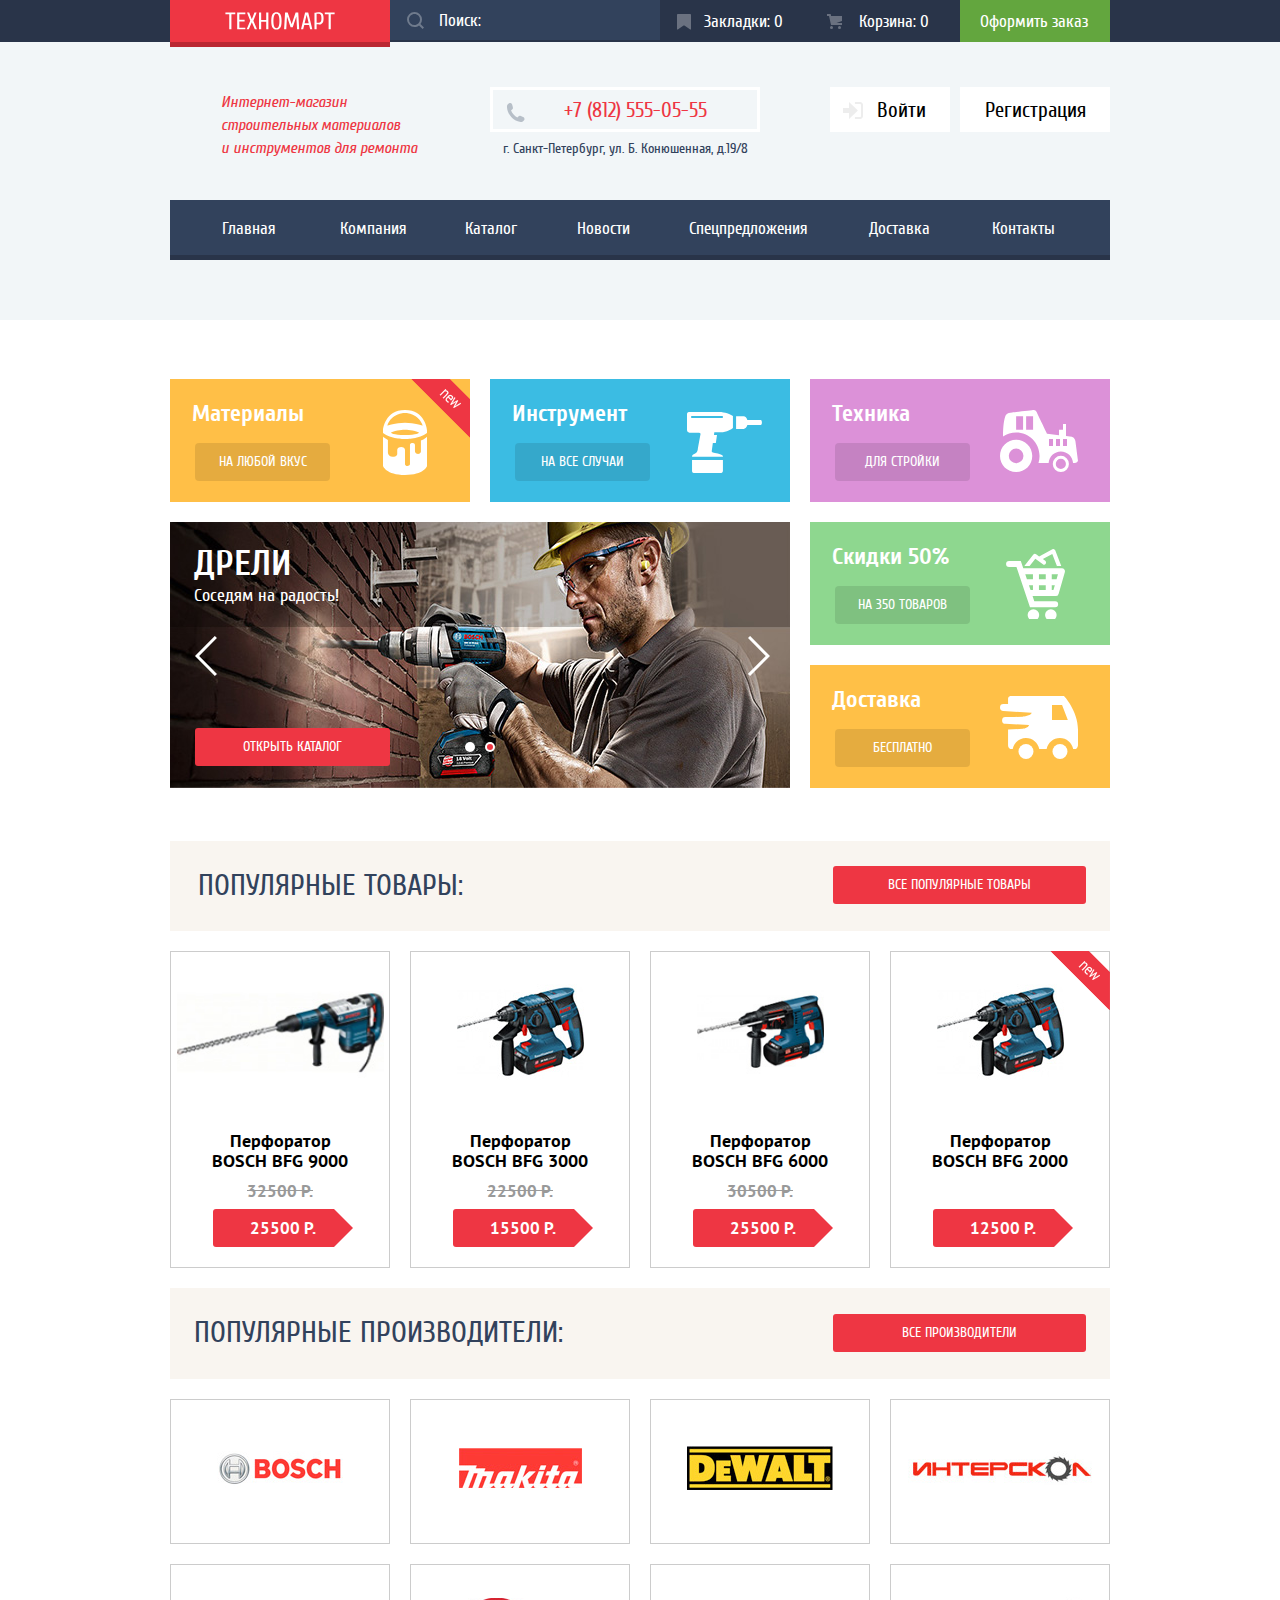
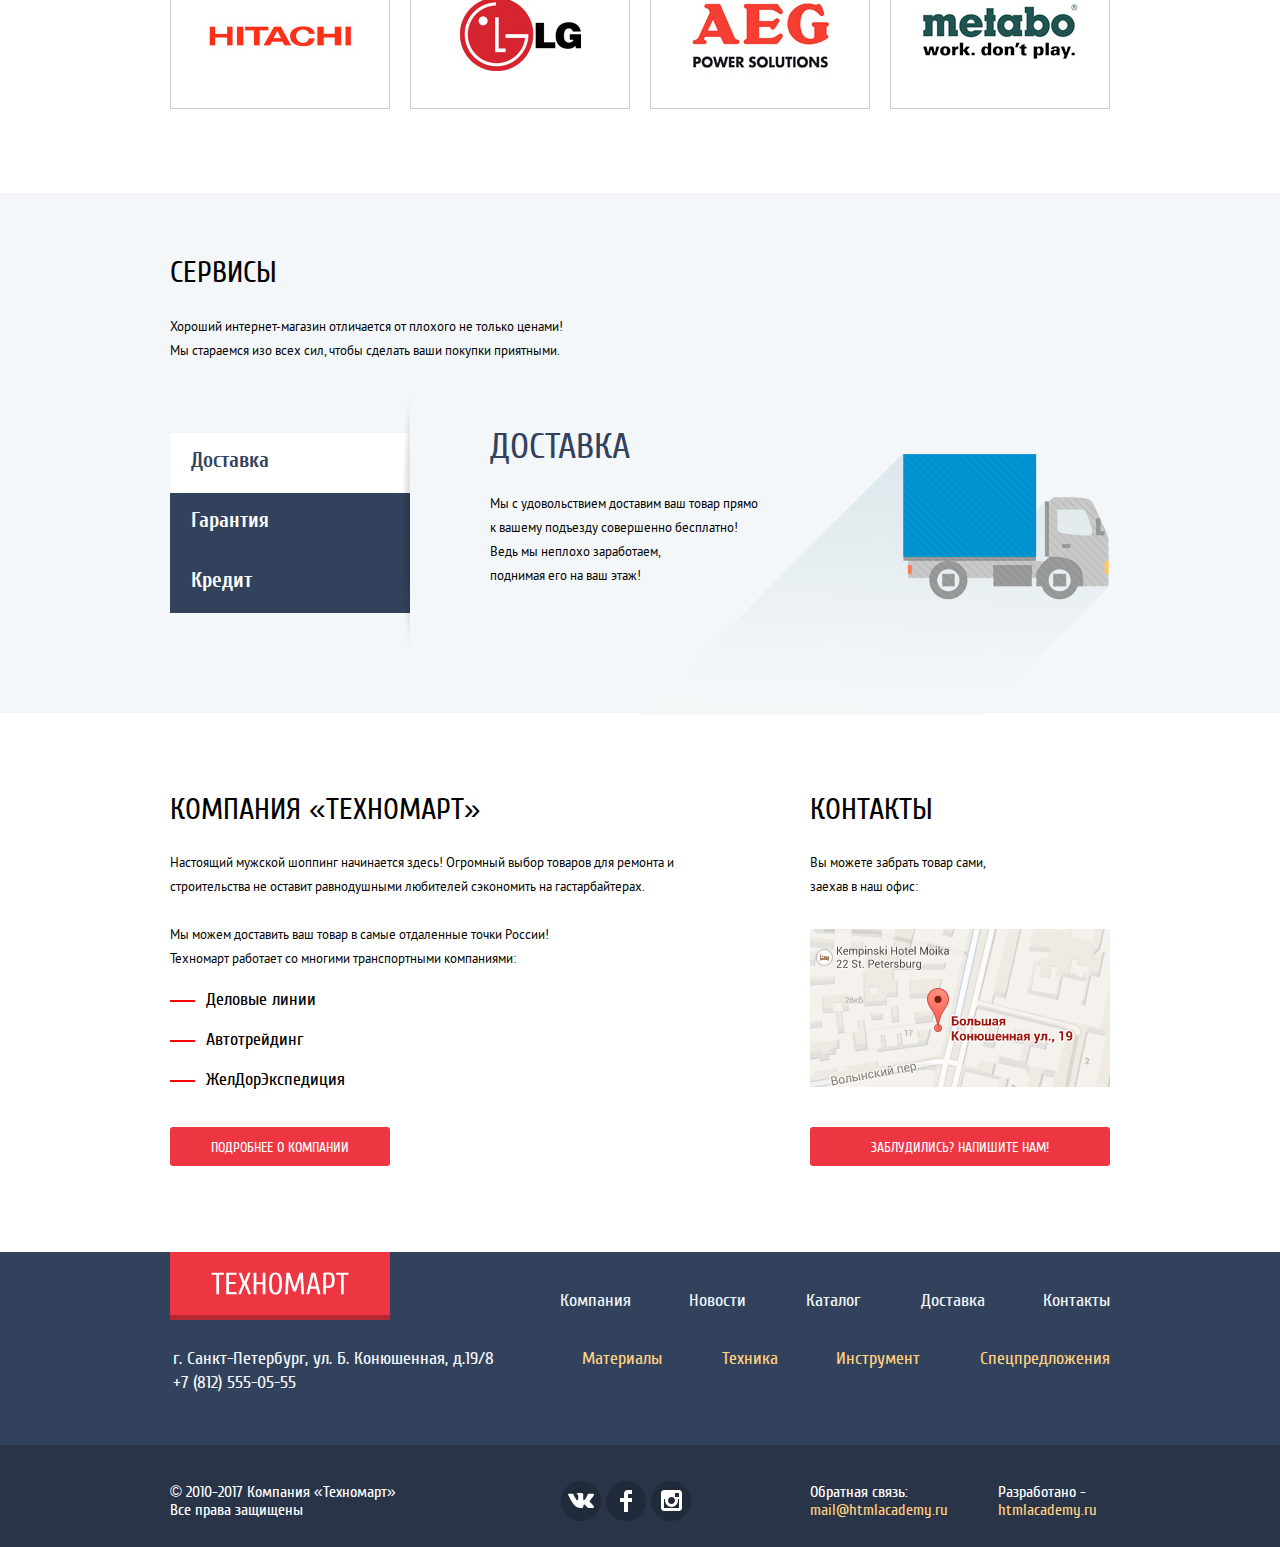
<file: index.html>
<!DOCTYPE html>
<html lang="ru">
  <head>
    <meta charset="utf-8">
    <title>HTML Academy: Техномарт</title>
    <link rel="stylesheet" href="css/normalize.css">
    <link rel="stylesheet" href="css/style.css">
  </head>
  <body class="index-page">
    <header class="header"> 
      <nav class="order-navigation">
        <div class="order-navigation-wrapper">
          <div class="container">
            <a class="header-logo">
              <img src="img/logo.svg" width="110" height="18" alt="Интернет-магазин Техномарт"> 
            </a>
            <form class="search" method="get" action="https://echo.htmlacademy.ru">
              <p>
                <input id="search-field" type="search" name="search" placeholder="Поиск:">
                <label for="search-field">
                  <span class="visually-hidden">Поиск:</span>
                  <svg xmlns="http://www.w3.org/2000/svg" width="17" height="17" viewBox="0 0 17 17">
                    <path fill="#ffffff" d="M17 15.586l-3.542-3.542A7.465 7.465 0 0 0 15 7.5 7.5 7.5 0 1 0 7.5 15c1.71 0 3.282-.579 4.544-1.542L15.586 17 17 15.586zM2 7.5C2 4.467 4.467 2 7.5 2 10.532 2 13 4.467 13 7.5c0 3.032-2.468 5.5-5.5 5.5A5.506 5.506 0 0 1 2 7.5z"/>
                  </svg>
                </label>
              </p>
            </form>          
            <ul class="order-menu">
              <li><a class="order-bookmarks" href="">Закладки: 0</a></li>
              <li><a class="order-cart" href="">Корзина: 0</a></li>
              <li><a class="order-checkout" href="">Оформить заказ</a></li>
            </ul>
          </div>          
        </div>        
      </nav>

      <div class="user-info container">
          <h1>Интернет-магазин строительных материалов и&nbsp;инструментов для ремонта</h1>        
          <ul class="header-contacts">
            <li class="header-phone"><a href="tel:+78125550555">+7 (812) 555-05-55</a></li>
            <li class="header-address">г. Санкт-Петербург, ул. Б. Конюшенная, д.19/8</li>
          </ul>
          <ul class="user-navigation">
            <li><a class="user-button user-enter" href="login.html">Войти</a></li>
            <li><a class="user-button user-registration" href="registration.html">Регистрация</a></li>
          </ul>
      </div>

      <nav class="container">
        <ul class="site-navigation">
          <li><a class="navigation-main">Главная</a></li>
          <li><a class="navigation-company" href="">Компания</a></li>
          <li><a class="navigation-catalog" href="catalog.html">Каталог</a></li>          
          <li><a class="navigation-news" href="">Новости</a></li>
          <li><a class="navigation-special" href="">Спецпредложения</a></li>
          <li><a class="navigation-delivery" href="">Доставка</a></li>
          <li><a class="navigation-contacts" href="">Контакты</a></li>
        </ul> 
      </nav>
    </header>


    <main> 
      <div class="container">
        <ul class="icon-list">
          <li class="icon icon1">
            <div class="flag flag-new">новинка</div>
            <p class="icon-text">Материалы</p>
            <a href="materials.html" class="icon-button">На любой вкус</a>
          </li>
          <li class="icon icon2">
            <div class="flag">новинка</div>
            <p class="icon-text">Инструмент</p>
            <a href="tools.html" class="icon-button">На все случаи</a>
          </li>
          <li class="icon icon3">
            <div class="flag">новинка</div>
            <p class="icon-text">Техника</p>
            <a href="technics.html" class="icon-button">Для стройки</a>              
          </li>

          <li class="icon slider">
            <ul class="slider-list">
              <li class="slider-item">
                <p class="slider-title">Дрели</p>
                <p class="slider-text">Соседям на радость!</p>
                <a href="catalog.html" class="button button-slider">Открыть каталог</a>
              </li>
              <li class="slider-item">
                <p class="slider-title">Перфораторы</p>
                <p class="slider-text">Настоящие мужские игрушки</p>
                <a href="catalog.html" class="button button-slider">Открыть каталог</a>
              </li>
            </ul>

            <input class="visually-hidden" type="radio" id="product-1" name="toggle" checked>
            <input class="visually-hidden" type="radio" id="product-2" name="toggle">

            <div class="slider-controls">
              <label class="slider-controls-item slider-controls-item--1" for="product-1">
                <img src="img/icon-left.svg" width="22" height="40" alt="Слайдер влево">
              </label>
              <label class="slider-controls-item slider-controls-item--2 active" for="product-2">
                <img src="img/icon-right.svg" width="22" height="40" alt="Слайдер вправо">
              </label>
            </div>
          </li>

          <li class="position-wrapper">
            <ul>
              <li class="icon icon4">
                <div class="flag">новинка</div>
                <p class="icon-text">Скидки 50%</p>
                <a href="technics.html" class="icon-button">На 350 ТОВАРОВ</a>                    
              </li>
              <li class="icon icon5">
                <div class="flag">новинка</div>
                <p class="icon-text">Доставка</p>
                <a href="technics.html" class="icon-button">Бесплатно</a>                     
              </li>
            </ul>
          </li>
        </ul>

        <section class="popular-positions">
          <div class="popular-header">
            <p class="popular-text">Популярные товары:</p>
            <a href="catalog.html" class="button popular-button">Все популярные товары</a>
          </div>
          
          <ul class="positions-list">

            <li class="catalog-item">
              <div class="flag">новинка</div>
              <div class="actions">
                  <a href="#" class="buy">Купить</a>
                  <a href="#" class="bookmark">В закладки</a>
              </div>                            
              <p class="catalog-item-image">
                <img src="img/bfg9000.jpg" width="207" height="161" alt="Перфоратор BOSCH BFG 9000">
              </p>
              <h3 class="title">Перфоратор BOSCH BFG 9000</h3>              
              <span class="discount">32500 Р.</span>
              <span class="price">25500 Р.</span>              
            </li>

            <li class="catalog-item">
              <div class="flag">новинка</div>
              <div class="actions">
                  <a href="#" class="buy">Купить</a>
                  <a href="#" class="bookmark">В закладки</a>
              </div>                            
              <p class="catalog-item-image">
                <img src="img/bfg3000.jpg" width="127" height="112" alt="Перфоратор BOSCH BFG 3000">
              </p>
              <h3 class="title">Перфоратор BOSCH BFG 3000</h3>              
              <span class="discount">22500 Р.</span>
              <span class="price">15500 Р.</span>              
            </li>

            <li class="catalog-item">
              <div class="flag">новинка</div>
              <div class="actions">
                  <a href="#" class="buy">Купить</a>
                  <a href="#" class="bookmark">В закладки</a>
              </div>                            
              <p class="catalog-item-image">
                <img src="img/bfg6000.jpg" width="127" height="112" alt="Перфоратор BOSCH BFG 6000">
              </p>
              <h3 class="title">Перфоратор BOSCH BFG 6000</h3>              
              <span class="discount">30500 Р.</span>
              <span class="price">25500 Р.</span>              
            </li>

            <li class="catalog-item">
              <div class="flag flag-new">новинка</div>
              <div class="actions">
                  <a href="#" class="buy">Купить</a>
                  <a href="#" class="bookmark">В закладки</a>
              </div>                            
              <p class="catalog-item-image">
                <img src="img/bfg2000.jpg" width="127" height="112" alt="Перфоратор BOSCH BFG 2000">
              </p>
              <h3 class="title">Перфоратор BOSCH BFG 2000</h3>              
              <span class="discount"></span>
              <span class="price">12500 Р.</span>              
            </li> 
          </ul>           
        </section>

        <section class="popular-brands">
          <div class="popular-header">
            <p class="popular-text">Популярные производители:</p>
            <a href="catalog.html" class="button popular-button">Все производители</a>
          </div>          

          <ul class="brands-list">
            <li class="brands-item">
              <a href="bosch.html">
                <img src="img/bosch.jpg" width="126" height="37" alt="bosch">
              </a>
            </li>
            <li class="brands-item">
              <a href="makita.html">
                <img src="img/makita.jpg" width="123" height="40" alt="makita">
              </a>
            </li>
            <li class="brands-item">
              <a href="dewalt.html">
                <img src="img/dewalt.jpg" width="146" height="44" alt="dewalt">
              </a>
            </li>
            <li class="brands-item">
              <a href="interskol.html">
                <img src="img/interskol.jpg" width="200" height="88" alt="interskol">
              </a>
            </li>
            <li class="brands-item">
              <a href="hitachi.html">
                <img src="img/hitachi.jpg" width="169" height="31" alt="hitachi">
              </a>
            </li>
            <li class="brands-item">
              <a href="lg.html">
                <img src="img/lg.jpg" width="121" height="73" alt="lg">
              </a>
            </li>
            <li class="brands-item">
              <a href="aeg.html">
                <img src="img/aeg.jpg" width="151" height="96" alt="aeg">
              </a>
            </li>
            <li class="brands-item">
              <a href="metabo.html">
                <img src="img/metabo.jpg" width="204" height="69" alt="metabo">
              </a>
            </li>            
          </ul>          
        </section>
      </div>


      <div class="service-wrapper">
        <section class="service container">
          <h2>Сервисы</h2>
          <p>
            Хороший интернет-магазин отличается от плохого не только ценами!
            Мы стараемся изо всех сил, чтобы сделать ваши покупки приятными.
          </p>

          <ul class="service-list">
            <li class="delivery">
              <input class="service-input visually-hidden" type="radio" name="point" id="service1" checked>
              <label class="button-service button-delivery" for="service1">Доставка</label>
              <div class="service-details">
                <p class="service-title">Доставка</p>
                <p class="service-text">
                  Мы с удовольствием доставим ваш товар прямо<br> 
                  к вашему подъезду совершенно бесплатно! 
                  Ведь мы неплохо заработаем,<br>  
                  поднимая его на ваш этаж!
                </p>  
              </div>              
            </li>

            <li class="guarantee">            
              <input class="service-input visually-hidden" type="radio" name="point" id="service2">              
              <label class="button-service button-delivery" for="service2">Гарантия</label>
              <div class="service-details">
                <p class="service-title">Гарантия</p>
                <p class="service-text">
                  Если купленный у нас товар поломается или заискрит,<br>
                  а также в случае пожара, спровоцированного его возгоранием,
                  вы всегда можете быть уверены в нашей гарантии. Мы обменяем
                  сгоревший товар на новый.<br>
                  Дом уж восстановите как-нибудь сами.
                </p>  
              </div>
            </li>

            <li class="credit">
              <input class="service-input visually-hidden" type="radio" name="point" id="service3"> 
              <label class="button-service button-credit" for="service3">Кредит</label>
              <div class="service-details">
                <p class="service-title">Кредит</p>
                <p class="service-text">
                  Залезть в долговую яму стало проще!<br> 
                  Кредитные консультанты придут вам на помощь. 
                </p>  
                <a class="button button-request" href="writemessage.html">Отправить заявку</a>
              </div>
            </li>
          </ul>
        </section>
      </div>

      <div class="company container">
        <section class="company-about">
          <h2>Компания &laquo;Техномарт&raquo;</h2>
          <p>Настоящий мужской шоппинг начинается здесь! Огромный выбор товаров для ремонта и строительства не оставит равнодушными любителей сэкономить на гастарбайтерах.</p>
          <p class="company-transport">Мы можем доставить ваш товар в самые отдаленные точки России! 
          Техномарт работает со многими транспортными компаниями:</p>
          
          <ul class="company-partners">
            <li>Деловые линии</li>
            <li>Автотрейдинг</li>
            <li>ЖелДорЭкспедиция</li>
          </ul>
          
          <a class="button" href="company.html">Подробнее о компании</a>
        </section>

        <section class="company-contacts">
          <h2>Контакты</h2>
          <p>Вы можете забрать товар сами, заехав в наш офис:</p>
          <a href="https://maps.google.com/">
            <img src="img/map.jpg" width="300" height="158" alt="Офис компании по адресу ул. Большая Конюшенная 19/8, Санкт-Петербург"> 
          </a>
          <a class="button" href="writeus.html">
            Заблудились? Напишите нам!
          </a>
        </section>
      </div>
    </main>

    <footer class="footer">
      <div class="footer-top-wrapper">    
        <nav class="footer-site-navigation container">
          <a class="footer-logo">
            <img src="img/logo.svg" width="138" height="23" alt="Техномарт"> 
          </a>             
          <ul>
            <li><a href="">Компания</a></li>
            <li><a href="">Новости</a></li>
            <li><a href="catalog.html">Каталог</a></li>
            <li><a href="">Доставка</a></li>
            <li><a href="">Контакты</a></li>
          </ul>
        </nav>

        <nav class="footer-catalog-navigation container">
          <p class="footer-contacts">
            г. Санкт-Петербург, ул. Б. Конюшенная, д.19/8
            <a class="footer-contacts-phone" href="tel:+78125550555">+7 (812) 555-05-55</a>
          </p>
          <ul>
            <li><a href="">Материалы</a></li>
            <li><a href="">Техника</a></li>
            <li><a href="">Инструмент</a></li>
            <li><a href="">Спецпредложения</a></li>
          </ul>
        </nav>                      
      </div>

      <div class="footer-bottom-wrapper">    
        <div class="container">
          <p class="footer-copyright">
            &copy; 2010-2017 Компания &laquo;Техномарт&raquo;
            Все права защищены
          </p> 

          <ul class="footer-social">
            <li><a class="social-button" href=""><span class="visually-hidden">Вконтакте</span>
              <svg xmlns="http://www.w3.org/2000/svg" width="26" height="15" viewBox="0 0 26 15"><path fill="#FFF" d="M16.138 11.51c.956-.309 2.18 2.04 3.483 2.939.978.681 1.727.534 1.727.534l3.473-.05s1.815-.112.957-1.554c-.071-.12-.503-1.069-2.585-3.022-2.177-2.043-1.882-1.712.739-5.244 1.597-2.153 2.236-3.468 2.036-4.028-.192-.539-1.365-.399-1.365-.399L20.69.713c-.381.001-.704.119-.851.515-.003.004-.621 1.666-1.445 3.079-1.741 2.989-2.436 3.148-2.724 2.961-.661-.433-.494-1.737-.494-2.664 0-2.897.432-4.105-.846-4.417-.427-.104-.739-.172-1.828-.182-1.392-.021-2.574 0-3.244.329-.445.223-.786.712-.579.74.26.035.843.16 1.155.586.401.552.389 1.789.389 1.789s.229 3.411-.54 3.834c-.528.29-1.25-.302-2.803-3.016-.793-1.388-1.392-2.922-1.392-2.922s-.116-.285-.326-.441c-.25-.185-.6-.244-.6-.244L.848.684S.29.7.085.946c-.182.218-.015.668-.015.668s2.909 6.881 6.203 10.347c3.02 3.182 6.452 2.971 6.452 2.971h1.555s.469-.054.709-.312c.224-.24.214-.691.214-.691s-.031-2.109.935-2.419z"/></svg>
            </a></li>
            <li><a class="social-button" href=""><span class="visually-hidden">Фейсбук</span>
              <svg xmlns="http://www.w3.org/2000/svg" width="12" height="22" viewBox="0 0 12 22"><path fill="#FFF" d="M12 4V0H8a4 4 0 0 0-4 4v4H0v4h4v10h4V12h4V8H8V4h4z"/></svg>
            </a></li>
            <li><a class="social-button" href=""><span class="visually-hidden">Инстаграм</span>
              <svg xmlns="http://www.w3.org/2000/svg" width="21" height="21" viewBox="0 0 21 21"><path fill="#FFF" d="M18 0H3C1.35 0 0 1.35 0 3v15c0 1.65 1.35 3 3 3h15c1.65 0 3-1.35 3-3V3c0-1.65-1.35-3-3-3zm-7.5 7c1.93 0 3.5 1.57 3.5 3.5S12.43 14 10.5 14 7 12.43 7 10.5 8.57 7 10.5 7zM18 18H3V9h1.181A6.504 6.504 0 0 0 4 10.5a6.5 6.5 0 1 0 13 0 6.45 6.45 0 0 0-.181-1.5H18v9zm0-11h-4V3h4v4z"/></svg>
            </a></li>
          </ul>

          <div class="footer-feedback">
            <p class="footer-feedback-mail">
              Обратная связь:
              <a href="mailto:mail@htmlacademy.ru">mail@htmlacademy.ru</a>              
            </p>
            <p class="footer-feedback-site">
              Разработано - 
              <a href="https://htmlacademy.ru/intensive/htmlcss">htmlacademy.ru</a>              
            </p>
          </div>          
        </div>
      </div>
    </footer>   

    <section class="modal modal-map">
      <h2 class="visually-hidden">Как до нас добраться</h2>
      <p>
        <img src="img/modal-map.jpg" width="940" height="446" alt="Офис компании по адресу ул. Большая Конюшенная 19/8, Санкт-Петербург">
        <button class="modal-close" type="button"><span class="visually-hidden">Закрыть</span></button>
      </p>
    </section>

    <section class="modal modal-message">
      <h2 class="visually-hidden">
        Форма обратной связи
      </h2>
      <form class="message-form" action="https://echo.htmlacademy.ru" method="post">
        <p class="message-item">
          <label for="message-name">Ваше имя:</label>
          <input id="message-name" type="text" name="name" value="" placeholder="Имя Фамилия">
        </p>
        <p class="message-item">
          <label for="message-mail">Ваш e-mail:</label>
          <input id="message-mail" type="text" name="mail" value="" placeholder="email@example.com">
        </p>
        <p class="message-item">
          <label for="message-text">Текст письма:</label>
          <textarea name="comment" id="message-text" rows="5">В свободной форме</textarea>          
        </p>
        <div class="submit-wrapper">
          <button class="button button-send" type="submit">Отправить</button>         
        </div>
        <button class="modal-close" type="button">
          <span class="visually-hidden">Закрыть</span>
        </button>
      </form>          
    </section>

    <section class="modal modal-order">
      <h3 class="message">Товар добавлен в корзину!</h3>
      <div class="submit-wrapper">
        <a class="button button-order" href="">Оформить заказ</a>
        <a class="button button-continue" href="catalog.html">Продолжить покупки</a>
      </div>  
      <button class="modal-close" type="button"><span class="visually-hidden">Закрыть</span></button>
    </section>  
  </body>
</html>
</file>
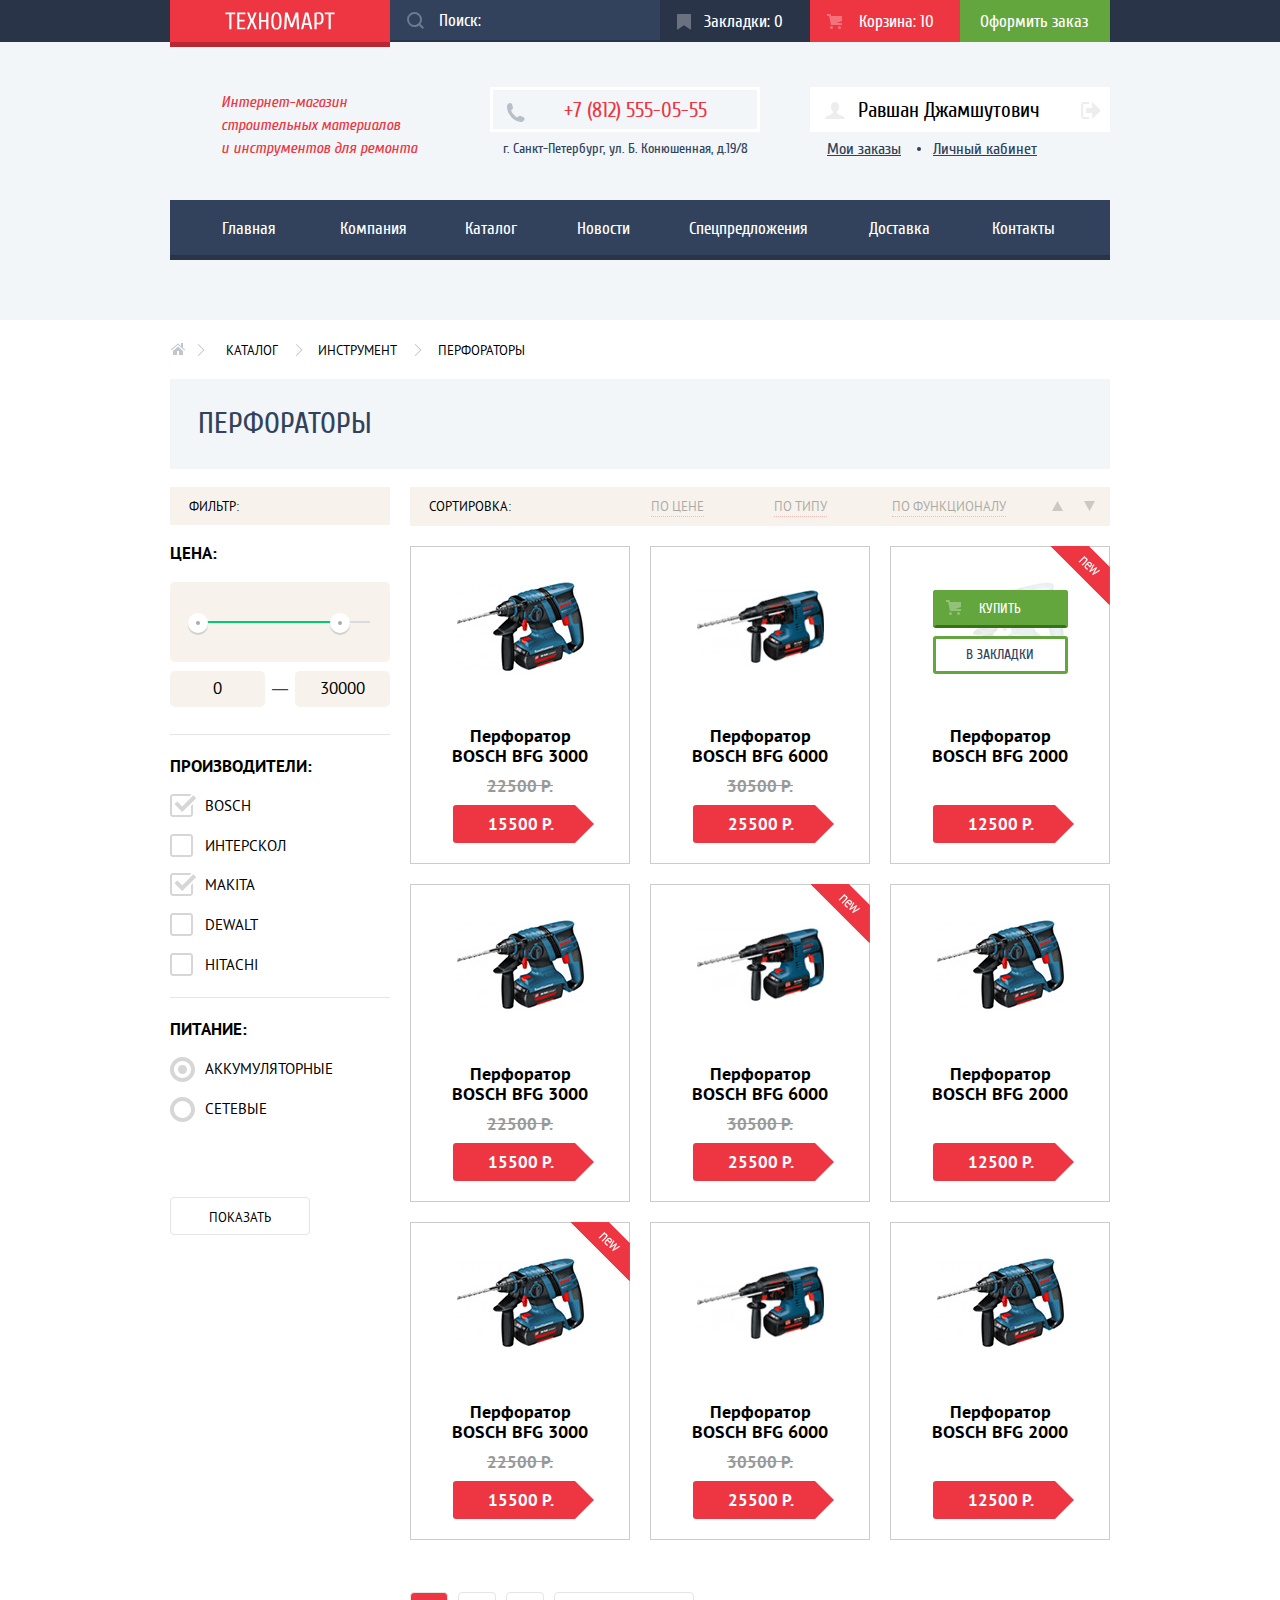
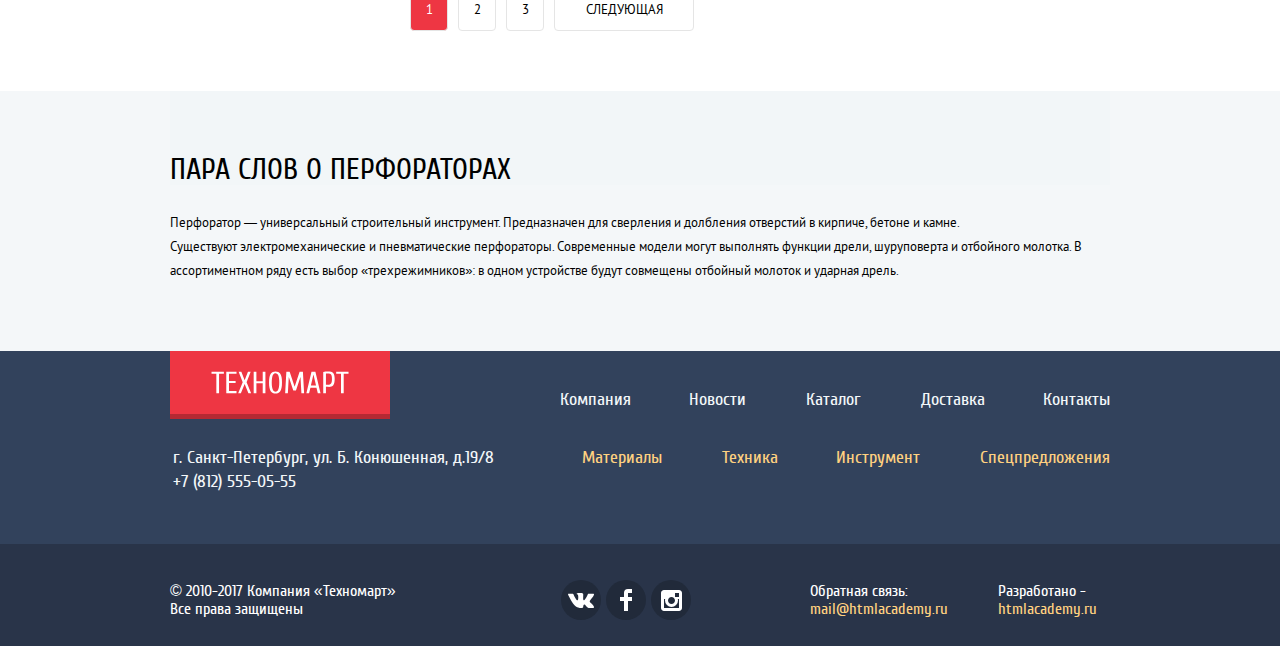
<file: catalog.html>
<!DOCTYPE html>
<html lang="ru">
  <head>
    <meta charset="utf-8">
    <title>HTML Academy: Техномарт</title>
    <link rel="stylesheet" href="css/normalize.css">
    <link rel="stylesheet" href="css/style.css">
  </head>
  <body class="catalog-page">
    <header class="header"> 
      <nav class="order-navigation">
        <div class="order-navigation-wrapper">
          <div class="container">
            <a class="header-logo" href="index.html">
              <img src="img/logo.svg" width="110" height="18" alt="Интернет-магазин Техномарт"> 
            </a>
            <form class="search" method="get" action="https://echo.htmlacademy.ru">
              <p>
                <input id="search-field" type="search" name="search" placeholder="Поиск:">
                <label for="search-field">
                  <span class="visually-hidden">Поиск:</span>
                  <svg xmlns="http://www.w3.org/2000/svg" width="17" height="17" viewBox="0 0 17 17">
                    <path fill="#ffffff" d="M17 15.586l-3.542-3.542A7.465 7.465 0 0 0 15 7.5 7.5 7.5 0 1 0 7.5 15c1.71 0 3.282-.579 4.544-1.542L15.586 17 17 15.586zM2 7.5C2 4.467 4.467 2 7.5 2 10.532 2 13 4.467 13 7.5c0 3.032-2.468 5.5-5.5 5.5A5.506 5.506 0 0 1 2 7.5z"/>
                  </svg>
                </label>
              </p>
            </form>          
            <ul class="order-menu">
              <li><a class="order-bookmarks" href="">Закладки: 0</a></li>
              <li><a class="order-cart order-cart-full" href="">Корзина: 10</a></li>
              <li><a class="order-checkout" href="">Оформить заказ</a></li>
            </ul>
          </div>          
        </div>        
      </nav>

      <div class="user-info container">
        <h1>Интернет-магазин строительных материалов и&nbsp;инструментов для ремонта</h1>        
        <ul class="header-contacts">
          <li class="header-phone"><a href="tel:+78125550555">+7 (812) 555-05-55</a></li>
          <li class="header-address">г. Санкт-Петербург, ул. Б. Конюшенная, д.19/8</li>
        </ul>
        <ul class="user-navigation">
          <li><a class="user-button user-authorised" href="profile.html">Равшан Джамшутович</a></li>
          <li class="user-icons">
            <a class="icon-profile" href="profile.html"><span class="visually-hidden">Профиль</span></a>
            <a class="icon-logout" href="logout.html"><span class="visually-hidden">Выход</span></a>                
          </li>
          <li>
            <ul class="user-links">
              <li class="user-orders"><a href="orders.html">Мои заказы</a></li>
              <li class="user-cabinet"><a href="cabinet.html">Личный кабинет</a></li>            
            </ul>
          </li>
        </ul>
      </div>

      <nav class="container">
        <ul class="site-navigation">
          <li><a class="navigation-main" href="index.html">Главная</a></li>
          <li><a class="navigation-company" href="">Компания</a></li>
          <li><a class="navigation-catalog" href="">Каталог</a></li>          
          <li><a class="navigation-news" href="">Новости</a></li>
          <li><a class="navigation-special" href="">Спецпредложения</a></li>
          <li><a class="navigation-delivery" href="">Доставка</a></li>
          <li><a class="navigation-contacts" href="">Контакты</a></li>
        </ul> 
      </nav>
    </header>

    <main>
      <div class="container">
        <ul class="breadcrumbs"> 
          <li><a class="home" href="index.html"></a></li>
          <li><a href="catalog.html">Каталог</a></li>
          <li><a href="">Инструмент</a></li>
          <li class="breadcrumbs-current"><a>Перфораторы</a></li>
        </ul>
        <h2 class="catalog-type">Перфораторы</h2>

        <div class="catalog">
          <section class="catalog-filter">
            <h3 class="catalog-header">Фильтр:</h3>

            <form method="get" action="https://echo.htmlacademy.ru">
              <fieldset class="filter-item">
                <legend>Цена:</legend>
                <div class="range-filter">
                  <div class="range-controls">
                    <div class="scale">
                      <div class="bar"></div>
                    </div>
                    <div class="toggle toggle-min"></div>
                    <div class="toggle toggle-max"></div>
                  </div>
                  <div class="price-controls">
                    <label class="min-price">
                      <input name="min-price" type="text" value="0">
                    </label>
                    <p>&mdash;</p>
                    <label class="max-price">
                      <input name="max-price" type="text" value="30000">
                    </label>
                  </div>
                </div>
              </fieldset>


              <fieldset class="filter-manufacturer">
                <legend class="manufacturer-list">Производители:</legend>
                <ul>
                  <li class="filter-option">
                    <input class="visually-hidden filter-input filter-input-checkbox" type="checkbox" name="bosch" id="filter-bosch" checked>
                    <label for="filter-bosch">BOSCH</label>
                  </li>
                  <li class="filter-option">
                    <input class="visually-hidden filter-input filter-input-checkbox" type="checkbox" name="bosch" id="filter-interskol">
                    <label for="filter-interskol">ИНТЕРСКОЛ</label>
                  </li>
                  <li class="filter-option">
                    <input class="visually-hidden filter-input filter-input-checkbox" type="checkbox" name="bosch" id="filter-makita" checked>
                    <label for="filter-makita">MAKITA</label>
                  </li>
                  <li class="filter-option">
                    <input class="visually-hidden filter-input filter-input-checkbox" type="checkbox" name="bosch" id="filter-dewalt">
                    <label for="filter-dewalt">DEWALT</label>
                  </li>
                  <li class="filter-option">
                    <input class="visually-hidden filter-input filter-input-checkbox" type="checkbox" name="bosch" id="filter-hitachi">
                    <label for="filter-hitachi">HITACHI</label>
                  </li>
                </ul>
              </fieldset>

              <fieldset class="filter-power">
                <legend class="power-list">Питание:</legend>
                <ul>
                  <li class="filter-option">
                    <input class="visually-hidden filter-input filter-input-radio" type="radio" name="power-type" value="battery" id="filter-battery" checked>
                    <label for="filter-battery">Аккумуляторные</label>
                  </li>
                  <li class="filter-option">
                    <input class="visually-hidden filter-input filter-input-radio" type="radio" name="power-type" value="net" id="filter-net">
                    <label for="filter-net">Сетевые</label>
                  </li>
                </ul>
              </fieldset>
              <button class="catalog-button" type="submit">Показать</button>
            </form>
          </section>



          <section class="catalog-cards">
            <h2 class="visually-hidden">Каталог</h2>

          <section class="catalog-sorting catalog-header">
            <h3 class="sorting-header">Сортировка:</h3>

            <ul class="sorting-list">
              <li><a class="sorting-item sorting-item-text" href="">По цене</a></li>
              <li><a class="sorting-item sorting-item-text" href="">По типу</a></li>
              <li><a class="sorting-item sorting-item-text" href="">По функционалу</a></li>

              <li><a class="sorting-item dir dir-active" href="">
                <svg xmlns="http://www.w3.org/2000/svg" width="11" height="10" viewBox="0 0 11 10"><path fill="#231F20" d="M5.5 0L0 10h11z"/></svg>
              </a></li>

              <li><a class="sorting-item dir" href="">
                <svg xmlns="http://www.w3.org/2000/svg" width="11" height="10" viewBox="0 0 11 10"><path fill="#231F20" d="M5.5 10L0 0h11"/></svg>
              </a></li>
            </ul>
          </section>            


            <ul class="catalog-list">
              <li class="catalog-item">
                <div class="flag">новинка</div>
                <div class="actions">
                    <a href="#" class="buy">Купить</a>
                    <a href="#" class="bookmark">В закладки</a>
                </div>                            
                <p class="catalog-item-image">
                  <img src="img/bfg3000.jpg" width="127" height="112" alt="Перфоратор BOSCH BFG 3000">
                </p>
                <h3 class="title">Перфоратор BOSCH BFG 3000</h3>              
                <span class="discount">22500 Р.</span>
                <span class="price">15500 Р.</span>              
              </li>

              <li class="catalog-item">
                <div class="flag">новинка</div>
                <div class="actions">
                    <a href="#" class="buy">Купить</a>
                    <a href="#" class="bookmark">В закладки</a>
                </div>                            
                <p class="catalog-item-image">
                  <img src="img/bfg6000.jpg" width="127" height="112" alt="Перфоратор BOSCH BFG 6000">
                </p>
                <h3 class="title">Перфоратор BOSCH BFG 6000</h3>              
                <span class="discount">30500 Р.</span>
                <span class="price">25500 Р.</span>              
              </li>

              <li class="catalog-item">
                <div class="flag flag-new">новинка</div>
                <div class="actions">
                    <a href="#" class="buy">Купить</a>
                    <a href="#" class="bookmark">В закладки</a>
                </div>                            
                <p class="catalog-item-image">
                  <img src="img/bfg2000.jpg" width="127" height="112" alt="Перфоратор BOSCH BFG 2000">
                </p>
                <h3 class="title">Перфоратор BOSCH BFG 2000</h3>              
                <span class="discount"></span>
                <span class="price">12500 Р.</span>              
              </li>

              <li class="catalog-item">
                <div class="flag">новинка</div>
                <div class="actions">
                    <a href="#" class="buy">Купить</a>
                    <a href="#" class="bookmark">В закладки</a>
                </div>                            
                <p class="catalog-item-image">
                  <img src="img/bfg3000.jpg" width="127" height="112" alt="Перфоратор BOSCH BFG 3000">
                </p>
                <h3 class="title">Перфоратор BOSCH BFG 3000</h3>              
                <span class="discount">22500 Р.</span>
                <span class="price">15500 Р.</span>              
              </li>

              <li class="catalog-item">
                <div class="flag flag-new">новинка</div>
                <div class="actions">
                    <a href="#" class="buy">Купить</a>
                    <a href="#" class="bookmark">В закладки</a>
                </div>                            
                <p class="catalog-item-image">
                  <img src="img/bfg6000.jpg" width="127" height="112" alt="Перфоратор BOSCH BFG 6000">
                </p>
                <h3 class="title">Перфоратор BOSCH BFG 6000</h3>              
                <span class="discount">30500 Р.</span>
                <span class="price">25500 Р.</span>              
              </li>

              <li class="catalog-item">
                <div class="flag">новинка</div>
                <div class="actions">
                    <a href="#" class="buy">Купить</a>
                    <a href="#" class="bookmark">В закладки</a>
                </div>                            
                <p class="catalog-item-image">
                  <img src="img/bfg2000.jpg" width="127" height="112" alt="Перфоратор BOSCH BFG 2000">
                </p>
                <h3 class="title">Перфоратор BOSCH BFG 2000</h3>              
                <span class="discount"></span>
                <span class="price">12500 Р.</span>              
              </li>

              <li class="catalog-item">
                <div class="flag flag-new">новинка</div>
                <div class="actions">
                    <a href="#" class="buy">Купить</a>
                    <a href="#" class="bookmark">В закладки</a>
                </div>                            
                <p class="catalog-item-image">
                  <img src="img/bfg3000.jpg" width="127" height="112" alt="Перфоратор BOSCH BFG 3000">
                </p>
                <h3 class="title">Перфоратор BOSCH BFG 3000</h3>              
                <span class="discount">22500 Р.</span>
                <span class="price">15500 Р.</span>              
              </li>

              <li class="catalog-item">
                <div class="flag">новинка</div>
                <div class="actions">
                    <a href="#" class="buy">Купить</a>
                    <a href="#" class="bookmark">В закладки</a>
                </div>                            
                <p class="catalog-item-image">
                  <img src="img/bfg6000.jpg" width="127" height="112" alt="Перфоратор BOSCH BFG 6000">
                </p>
                <h3 class="title">Перфоратор BOSCH BFG 6000</h3>              
                <span class="discount">30500 Р.</span>
                <span class="price">25500 Р.</span>              
              </li>

              <li class="catalog-item">
                <div class="flag">новинка</div>
                <div class="actions">
                    <a href="#" class="buy">Купить</a>
                    <a href="#" class="bookmark">В закладки</a>
                </div>                            
                <p class="catalog-item-image">
                  <img src="img/bfg2000.jpg" width="127" height="112" alt="Перфоратор BOSCH BFG 2000">
                </p>
                <h3 class="title">Перфоратор BOSCH BFG 2000</h3>              
                <span class="discount"></span>
                <span class="price">12500 Р.</span>              
              </li>

            </ul>

            <ul class="pagination-list">
              <li class="pagination-item pagination-item-current"><a>1</a></li>
              <li class="pagination-item"><a href="#">2</a></li>
              <li class="pagination-item"><a href="#">3</a></li>
              <li class="pagination-item"><a href="#">Следующая</a></li>
            </ul>            
          </section>
        </div>
      </div>
      <div class="description-wrapper">
        <section class="description container">
          <h2 class="description-title">ПАРА СЛОВ О ПЕРФОРАТОРАХ</h2>
          <p>
            Перфоратор — универсальный строительный инструмент. Предназначен для сверления и долбления отверстий в кирпиче, бетоне и камне.<br>
            Существуют электромеханические и пневматические перфораторы. Современные модели могут выполнять функции дрели, шуруповерта и отбойного молотка. В ассортиментном ряду есть выбор «трехрежимников»: в одном устройстве будут совмещены отбойный молоток и ударная дрель.
          </p>
        </section>
      </div>

    </main>

    <footer class="footer">
      <div class="footer-top-wrapper">    
        <nav class="footer-site-navigation container">
          <a class="footer-logo" href="index.html">
            <img src="img/logo.svg" width="138" height="23" alt="Техномарт"> 
          </a>             
          <ul>
            <li><a href="">Компания</a></li>
            <li><a href="">Новости</a></li>
            <li><a href="">Каталог</a></li>
            <li><a href="">Доставка</a></li>
            <li><a href="">Контакты</a></li>
          </ul>
        </nav>

        <nav class="footer-catalog-navigation container">
          <p class="footer-contacts">
            г. Санкт-Петербург, ул. Б. Конюшенная, д.19/8
            <a class="footer-contacts-phone" href="tel:+78125550555">+7 (812) 555-05-55</a>
          </p>
          <ul>
            <li><a href="">Материалы</a></li>
            <li><a href="">Техника</a></li>
            <li><a href="">Инструмент</a></li>
            <li><a href="">Спецпредложения</a></li>
          </ul>
        </nav>                      
      </div>

      <div class="footer-bottom-wrapper">    
        <div class="container">
          <p class="footer-copyright">
            &copy; 2010-2017 Компания &laquo;Техномарт&raquo;
            Все права защищены
          </p> 

          <ul class="footer-social">
            <li><a class="social-button" href=""><span class="visually-hidden">Вконтакте</span>
              <svg xmlns="http://www.w3.org/2000/svg" width="26" height="15" viewBox="0 0 26 15"><path fill="#FFF" d="M16.138 11.51c.956-.309 2.18 2.04 3.483 2.939.978.681 1.727.534 1.727.534l3.473-.05s1.815-.112.957-1.554c-.071-.12-.503-1.069-2.585-3.022-2.177-2.043-1.882-1.712.739-5.244 1.597-2.153 2.236-3.468 2.036-4.028-.192-.539-1.365-.399-1.365-.399L20.69.713c-.381.001-.704.119-.851.515-.003.004-.621 1.666-1.445 3.079-1.741 2.989-2.436 3.148-2.724 2.961-.661-.433-.494-1.737-.494-2.664 0-2.897.432-4.105-.846-4.417-.427-.104-.739-.172-1.828-.182-1.392-.021-2.574 0-3.244.329-.445.223-.786.712-.579.74.26.035.843.16 1.155.586.401.552.389 1.789.389 1.789s.229 3.411-.54 3.834c-.528.29-1.25-.302-2.803-3.016-.793-1.388-1.392-2.922-1.392-2.922s-.116-.285-.326-.441c-.25-.185-.6-.244-.6-.244L.848.684S.29.7.085.946c-.182.218-.015.668-.015.668s2.909 6.881 6.203 10.347c3.02 3.182 6.452 2.971 6.452 2.971h1.555s.469-.054.709-.312c.224-.24.214-.691.214-.691s-.031-2.109.935-2.419z"/></svg>
            </a></li>
            <li><a class="social-button" href=""><span class="visually-hidden">Фейсбук</span>
              <svg xmlns="http://www.w3.org/2000/svg" width="12" height="22" viewBox="0 0 12 22"><path fill="#FFF" d="M12 4V0H8a4 4 0 0 0-4 4v4H0v4h4v10h4V12h4V8H8V4h4z"/></svg>
            </a></li>
            <li><a class="social-button" href=""><span class="visually-hidden">Инстаграм</span>
              <svg xmlns="http://www.w3.org/2000/svg" width="21" height="21" viewBox="0 0 21 21"><path fill="#FFF" d="M18 0H3C1.35 0 0 1.35 0 3v15c0 1.65 1.35 3 3 3h15c1.65 0 3-1.35 3-3V3c0-1.65-1.35-3-3-3zm-7.5 7c1.93 0 3.5 1.57 3.5 3.5S12.43 14 10.5 14 7 12.43 7 10.5 8.57 7 10.5 7zM18 18H3V9h1.181A6.504 6.504 0 0 0 4 10.5a6.5 6.5 0 1 0 13 0 6.45 6.45 0 0 0-.181-1.5H18v9zm0-11h-4V3h4v4z"/></svg>
            </a></li>
          </ul>

          <div class="footer-feedback">
            <p class="footer-feedback-mail">
              Обратная связь:
              <a href="mailto:mail@htmlacademy.ru">mail@htmlacademy.ru</a>              
            </p>
            <p class="footer-feedback-site">
              Разработано - 
              <a href="https://htmlacademy.ru/intensive/htmlcss">htmlacademy.ru</a>              
            </p>
          </div>          
        </div>
      </div>
    </footer>  

    <section class="modal modal-order">
      <h3 class="message">Товар добавлен в корзину!</h3>
      <div class="submit-wrapper">
        <a class="button button-order" href="">Оформить заказ</a>
        <a class="button button-continue" href="catalog.html">Продолжить покупки</a>
      </div>  
      <button class="modal-close" type="button"><span class="visually-hidden">Закрыть</span></button>
    </section>  
  </body>
</html>
</file>
<file: css/style.css>
@font-face {
  font-family: "Cuprum";
  font-style: normal;
  font-weight: 400;
  src: local("Cuprum"), local("Cuprum"), 
  url("../fonts/cuprum.woff2") format("woff2"),
  url("../fonts/cuprum.woff") format("woff");
}

@font-face {
  font-family: "Cuprum";
  font-style: italic;
  font-weight: 400;
  src: local("Cuprum Italic"), local("Cuprum-Italic"), 
  url("../fonts/cuprumitalic.woff2") format("woff2"),
  url("../fonts/cuprumitalic.woff") format("woff");
}

@font-face {
  font-family: "Cuprum";
  font-style: normal;
  font-weight: 700;
  src: local("Cuprum Bold"), local("Cuprum-Bold"),
  url("../fonts/cuprumbold.woff2") format("woff2"),
  url("../fonts/cuprumbold.woff") format("woff");
}

@font-face {
  font-family: "Cuprum";
  font-style: italic;
  font-weight: 700;
  src: local("Cuprum Bold Italic"), local("Cuprum-BoldItalic"),
  url("../fonts/cuprumbolditalic.woff2") format("woff2"),
  url("../fonts/cuprumbolditalic.woff") format("woff");
}

@font-face {
  font-family: "PT Sans";
  font-style: normal;
  font-weight: 400;
  src: local("PT Sans"), local("PTSans-Regular"), 
  url("../fonts/ptsans.woff2") format("woff2"),
  url("../fonts/ptsans.woff") format("woff");
}

@font-face {
  font-family: "PT Sans";
  font-style: normal;
  font-weight: 700;
  src: local("PT Sans Bold"), local("PTSans-Bold"), 
  url("../fonts/ptsansbold.woff2") format("woff2"),
  url("../fonts/ptsansbold.woff") format("woff");
}

body {
  margin: 0;
  padding: 0;
  font-family: "Cuprum", Arial, sans-serif;
  font-style: normal;
  font-size: 17px;
  line-height: 24px;
  font-weight: normal;
  text-align: left;
}

a {
  text-decoration: none;
}

.order-menu li, 
.header li,
.user-navigation li,
.site-navigation li, 
.company-partners li, 
.footer li, 
.icon-list li, 
.brands-list li, 
.service-list li, 
.breadcrumbs li, 
.filter-manufacturer li, 
.filter-power li, 
.catalog-cards li {
  list-style: none;  
}

.header h1, 
.header p, .header ul,
.container p, .container ul,
.footer p, .footer ul,
.company h2, .service h2
{
  margin: 0;
  padding: 0;
}

.button {
  display: block;
  padding-top: 14px;
  padding-bottom: 12px;

  font-family: "Cuprum", Arial, sans-serif;
  font-size: 14px;
  line-height: 17.5px;
  text-align: center;
  text-transform: uppercase;
  color: #ffffff; 

  border-radius: 3px;
  border: none;
  outline: none;
  background-color:#ee3643;
}

.button:hover {
  background-color: #ca2c37; 
}

.button:active {
  background-color: #ba2732; 
}

.order-navigation {
  font-family: "Cuprum", Arial, sans-serif;
  font-size: 17px;
  line-height: 18px;
  color: #ffffff;

  background-color: #293449;
}

.order-menu {
  display: flex;
  margin: 0;
  padding: 0; 
  width: 450px;
}

.order-menu a {
  display: block;
  box-sizing: border-box;
  width: 150px;    
  padding-top: 13px;
  padding-bottom: 11px;
  font-family: "Cuprum", Arial, sans-serif;
  font-size: 17px;
  line-height: 18px;
  text-align: left;
  color: #ffffff;
}

.order-bookmarks {
  position: relative;
  padding-left: 44px;
}

.order-cart {
  position: relative;
  padding-left: 49px;
}

.order-bookmarks::before {
  content: "";

  position: absolute;
  top: 14px;
  left: 17px;

  width: 18px;
  height: 18px;

  background-image: url("../img/icon-bookmark.svg");
  background-repeat: no-repeat;
  background-position: 0 0;
  
  opacity: 0.3;
}

.order-cart::before {
  content: "";

  position: absolute;
  top: 14px;
  left: 17px;

  width: 18px;
  height: 18px;

  background-image: url("../img/icon-cart.svg");
  background-repeat: no-repeat;
  background-position: 0 0;
  
  opacity: 0.3;
}

.order-bookmarks:hover::before,
.order-cart:hover::before {
  opacity: 1;
}

.order-bookmarks:focus::before,
.order-bookmarks:active::before,
.order-cart:focus::before,
.order-cart:active::before {
  opacity: 0.3;
}

.order-bookmarks:hover, 
.order-cart:hover {
  background-color: #212a3a; 
}

.order-bookmarks:active, 
.order-cart:active {
  color: rgba(255, 255, 255, 0.6);
  background-color: #161d29; 
}

.order-cart-full {
  background-color: #ee3643;  

}

.header-logo {
  position: relative;
  background-color: #ee3643;
  display: inline-block; 
  vertical-align: baseline;
}

.catalog-page .header-logo:hover,
.catalog-page .footer-logo:hover {
  background-color: #ca2c37;
}

.catalog-page .header-logo:active,
.catalog-page .footer-logo:active {
  background-color: #ba2732;
}

.header-logo::after {
  content: "";

  position: absolute;
  top: 100%;
  right: 0;

  width: inherit;
  height: 5px;

  background-color: #ba2732;  
}

.footer-logo {
  background-color: #ee3643;
  display: inline-block; 
  vertical-align: baseline;
  box-shadow: inset 0px -5px 0 0 rgba(0, 0, 0, 0.24);
}

.order-checkout {
  padding-left: 20px;
  background-color: #63a63e;  
}

.order-checkout:hover {
  background-color: #5fbb2d;  
}

.order-checkout:active {
  background-color: #518534;  
}

.header h1 {
  font-family: "Cuprum", Arial, sans-serif;
  font-style: italic;
  font-size: 16px;
  line-height: 23px;
  text-align: left;
  font-weight: normal;  
  letter-spacing: normal;  
  color: #ee3643;

  width: 200px;
  margin-right: 69px;
  
  padding-top: 49px;
  padding-bottom: 40px;  
}

.header-address {
  font-family: "Cuprum", Arial, sans-serif;
  font-size: 14px;
  line-height: 24px;
  text-align: center;
  color: #32425c;
  margin-top: 5px;
}

.user-button {
  display: block;
  padding-top: 13px;
  padding-bottom: 11px;
  margin-top: 45px;

  font-family: "Cuprum", Arial, sans-serif;
  font-weight: normal;
  font-size: 21px;  
  line-height: 21px;
  text-align: center;
  color: #000000;  

  background-color: #ffffff;  
}

.user-enter:hover,
.user-registration:hover,
.user-orders:hover,
.user-cabinet:hover {
  color: #ee3643;
}

.user-orders:active,
.user-cabinet:active {
  color: rgba(50, 66, 92, 0.3);
}

.user-button:active,
.user-authorised:active {
  color: rgba(0, 0, 0, 0.3);
}

.user-orders,
.user-cabinet {
  font-size: 16px;
  line-height: 18px;
  text-decoration: underline;  
  text-align: left;
  color: #32425c;  
}

.site-navigation {
  display: flex;
  justify-content: space-between;

  margin: 0;
  padding: 0;
  box-shadow: inset 0px -5px 0 0 #293449;  

  font-family: "Cuprum", Arial, sans-serif;
  font-size: 17px;
  line-height: 17px;
  color: #ffffff;

  background-color: #32425c;
}

.site-navigation a {
  display: block;

  padding-top: 20px; 
  padding-bottom: 23px;
  padding-left: 30px;
  padding-right: 30px;

  text-align: center;

  font-family: "Cuprum", Arial, sans-serif;
  font-size: 17px;
  line-height: 17px;
  text-align: left;
  color: #ffffff;
}

.site-navigation .navigation-main {
  padding-left: 52px;
}

.site-navigation .navigation-company {
  padding-left: 32px;
}

.site-navigation .navigation-catalog {
  padding-left: 27px;
}

.site-navigation .navigation-news {
  padding-left: 28px;
}

.site-navigation .navigation-special {
  padding-left: 27px;
}

.site-navigation .navigation-contacts {
  padding-right: 55px;
}

.site-navigation a:hover {
  background-color: #293449;  
}

.site-navigation a:active {
  color: rgba(255, 255, 255, 0.5);  
  background-color: #1d2739;  
}

.company {
  background-color: #ffffff;    
}

.company h2 {
  font-family: "Cuprum", Arial, sans-serif;
  font-size: 30px;
  line-height: 30px;
  text-align: left;
  text-transform: uppercase;
  font-weight: normal;

  margin: 0;
  margin-bottom: 26px;

  color: #000000;
}

.company p {
  font-family: "PT Sans", Arial, sans-serif;
  font-size: 13px;
  line-height: 24px;
  text-align: left;

  margin: 0;

  color: #000000;  
}

.company-about p {
  margin-bottom: 24px;
}

.company-contacts p {
  width: 180px;
  margin-bottom: 30px;
}

.company .company-transport {
  width: 390px;
  margin-bottom: 19px;
}

.company-about li {
  position: relative;
  font-family: "Cuprum", Arial, sans-serif;
  font-size: 18px;
  line-height: 20px;
  text-align: left;
  color: #000000; 

  padding-left: 36px;
  margin: 0;
  margin-bottom: 20px;
}

.company-about li::before {
  content: "";

  position: absolute;
  top: 10px;
  left: 0px;

  width: 25px;
  height: 2px;
  background-color: red;   
}

.company-about .button {
  width: 220px;
  margin-top: 37px;
  padding-top: 13px;
  padding-bottom: 8px;
}

.company-contacts .button {
  margin-top: 33px;
  padding-top: 13px;
  padding-bottom: 8px;
}

.footer-top-wrapper,
.footer-top-wrapper .container {
  background-color: #32425c;    
}

.footer-bottom-wrapper, 
.footer-bottom-wrapper .container {
  background-color: #293449;    
}

.footer-site-navigation a,
.footer-contacts {
  font-family: "Cuprum", Arial, sans-serif;
  font-size: 18px;
  line-height: 24px;
  text-align: left;
  color: #f3f7f9; 
}

.footer .footer-contacts {
  width: 322px;
  margin-left: 3px;
  color: #f3f7f9; 
  text-decoration: none;
}

.footer .footer-contacts-phone {
  color: #f3f7f9; 
  background-color: inherit;  
  pointer-events: none; 
}

.footer-catalog-navigation a {
  font-family: "Cuprum", Arial, sans-serif;
  font-size: 18px;
  line-height: 24px;
  text-align: left;
  color: #ffd180;   
}

.footer-site-navigation a:hover,
.footer-catalog-navigation a:hover,
.footer-feedback a:hover {
  text-decoration: underline;
}

.footer-site-navigation a:active {
  color: rgba(241, 245, 247, 0.5);   
}

.footer-catalog-navigation a:active {
  color: rgba(255, 209, 128, 0.5);   
}

.footer-feedback a:active {
  text-decoration: none;
  color: #ee3643;   
}

.footer-copyright,
.footer-feedback p {
  font-family: "Cuprum", Arial, sans-serif;
  font-size: 16px;
  line-height: 18px;
  text-align: left;
  color: #ffffff;   
}

.footer-feedback a {
  color: #ffd180;   
}

.footer .footer-social {
  position: absolute;
  top: 36px;
  right: 429px;
  display: flex;
  flex-wrap: wrap;
  justify-content: space-between;
  width: 130px;
  list-style: none;
  margin-left: 45px;
}

.social-button {
  display: flex;
  align-items: center;
  justify-content: center;
  width: 40px;
  height: 40px;
  border-radius: 40px/40px;
  background-color: #212a3a;

  line-height: 17px;
}

.social-button:hover, 
.social-button:active {
  background-color: #ee3643;
}

.message-item label {
  font-weight: bold; 
  font-size: 17.5px;
  line-height: 17.5px;
  color: #000000;    
}

.order-message p {
  font-size: 30px;
  line-height: 30px;
  text-align: center;
  color: #000000;  
}

.order-message .button {
  line-height: 18px;
}

.button-send {
  width: 100%;  
  margin-top: 39px;
  margin-bottom: 37px;
  padding-top: 12px;
  padding-bottom: 9px;  
}

.button-order {
  width: 220px;  
  margin-top: 37px;
  margin-bottom: 37px;
  padding-top: 12px;
  padding-bottom: 9px;  
}

.button-continue {
  width: 220px;  
  margin-top: 34px;
  margin-bottom: 36px;
  padding-top: 12px;
  padding-bottom: 9px;  
  line-height: 18px;
  color: #000000;
  background-color: #ffffff;  
  border: 1px solid #e5e5e5;
}

.button-continue:hover {
  border-color: #bdc6ca;
  background-color: #ffffff;  
}

.button-continue:active {
  border-color: #ee3643;
  background-color: #ffffff;  
}

.breadcrumbs {
  display: flex;
  justify-content: space-between;
  width: 355px;
  margin-bottom: 25px;
  text-transform: uppercase;
}

.breadcrumbs .home {
  display: block;
  width: 15px;
  height: 15px;
  margin-top: 5px;

  background-image: url("../img/icon-home.svg");
  background-repeat: no-repeat;
  background-position: 0 0;
}

.breadcrumbs a {
  font-family: "PT Sans", Arial, sans-serif;
  font-size: 13px;
  line-height: 18px;
  text-align: left;
  color: #000000;  
}

.breadcrumbs li {
  position: relative;
  margin-top: 18px;
  margin-bottom: 17px;
  margin-right: 20px;
}

.breadcrumbs li:last-child {
  margin-right: 0px;
}

.breadcrumbs li::after {
  content: "";

  position: absolute;
  top: 6px;
  right: -25px;

  width: 8px;
  height: 12px;

  background-image: url("../img/icon-right-small.svg");
  background-repeat: no-repeat;
  background-position: 0 0;
}

.breadcrumbs li:first-child::after {
  right: -20px;
}

.breadcrumbs-current::after {
  display: none;
}  

.catalog-page h2 {
  padding-top: 30px;
  padding-bottom: 30px;
  padding-left: 30px;
  margin: 0;

  font-size: 30px;
  font-weight: normal;
  line-height: 30px;
  text-transform: uppercase;  
  text-align: left;
  
  color: #32425c;

  background-color: #f2f6f8;
}

.catalog-page .catalog-type {
  padding-left: 28px;  
}

.catalog {
  display: flex;
  justify-content: space-between;
}

.catalog-list {
  display: flex;
  flex-wrap: wrap;
  margin-bottom: 52px;
}

.catalog-item {
  position: relative;
  display: inline-block; 
  vertical-align: baseline;  
  width: 218px;
  margin-right: 20px;
  margin-bottom: 20px;
  border: 1px solid #ccc;
  line-height: 20px;
  font-weight: bold;
  text-align: center;
}

.catalog-item .flag {
  position: absolute;
  top: -1px;
  right: -1px;
  width: 60px;
  height: 60px;
  text-indent: -1000px;
  overflow: hidden;
  z-index: 20;
}

.catalog-item .flag-new {
  background: url("../img/new-flag.png") no-repeat 0 0;
}

.catalog-item .actions {
  position:absolute;
  top:0;
  left:0;
  width:218px;
  height:88px;
  padding: 0;
  padding-top: 43px;
  padding-bottom: 40px;
  background-color:rgba(255,255,255,0.9);
  z-index:10;
}

.actions .buy,
.actions .bookmark {
  position: relative;
  display:block;
  width:129px;
  margin:0 auto;
  margin-bottom:7px;
  padding:7px 0;
  border:3px solid #63a63e;
  border-bottom-color:#367315; 
  background-color:#63a63e;
  color:white;
  font-size:14px;
  font-weight:normal;
  font-family:"Cuprum", sans-serif;
  line-height:18px;
  text-decoration:none;
  text-transform:uppercase;    
  border-radius:3px;
}

.actions .buy {
  margin-bottom:8px;
}

.actions .buy::before {
  content: "";

  position: absolute;
  top: 7px;
  left: 10px;

  width: 18px;
  height: 18px;

  background-image: url("../img/icon-cart.svg");
  background-repeat: no-repeat;
  background-position: 0 0;
  
  opacity: 0.3;
}

.actions .buy:hover::before,
.actions .buy:active::before {
  opacity: 1;
}

.actions .bookmark {
  color:#32425c;
  background:white;
  border-bottom-color:#63a63e;
}

.actions .bookmark:hover {
  border-color: #32425c;
}

.actions .bookmark:active {
  opacity: 0.3;
}

.actions .buy:hover {
  background-color: #5fbb2d;
  border-color: #5fbb2d;
  border-bottom-color: #367315; 
}

.actions .buy:active {
  background-color: #367315;
  border-color: #367315; 
}

.catalog-item .actions {
  display: none;
}

.catalog-page .catalog-item:nth-child(3) .actions {
  display: block;
}


.catalog-item:hover .actions {
  display: block;
}

.catalog-item:hover {
  box-shadow: 0px 10px 25px 0 rgba(41, 52, 73, 0.5);
}

.catalog-item:nth-child(3n) {
  margin-right: 0px;
}

.catalog-item-image {
  display: flex;
  height: 160px;  

}

.catalog-item-image img {
  margin: auto;
}

.catalog-item .title {
  width: 160px;
  min-height: 40px;
  padding-top: 0;
  padding-left: 29px;
  margin-top: 19px;
  margin-bottom: 0;

  font-family: "PT Sans", Arial, sans-serif;
  font-weight: bold;
  font-size: 18px;  
}

.catalog-item .discount {
  display: block;

  font-family: "PT Sans", Arial, sans-serif;
  font-size: 17px;
  line-height: 20px;
  font-weight: bold;
  text-align: center;

  min-height: 20px;
  margin-top: 10px;

  color: #999;
  text-decoration: line-through;
}

.catalog-item .price {
  display: block;

  font-family: "PT Sans", Arial, sans-serif;
  font-size: 17px;
  line-height: 18px;
  font-weight: bold;
  text-align: center;

  position: relative;
  width: 80px;
  margin-top: 8px;
  margin-bottom: 20px;
  margin-left: 42px;
  padding: 10px 30px;
  color: white;
  background: #ee3643;
  border-radius: 3px;
}

.catalog-page .price {
  margin-top: 9px;
  padding-right: 33px;
  padding-left: 28px;  
}

.catalog-item .price:after {
  content: "";
  position: absolute;
  top: 0;
  right: -19px;
  width: 0;
  height: 0;
  border: 19px solid white;
  border-left-color: #ee3643;
}

.catalog-filter {
  width: 220px;
}

.catalog-filter fieldset {
  padding: 0;
  margin: 0;
  margin-bottom: 16px;
  
  border: none;
}

.catalog-cards {
  width: 700px;
}

.catalog-filter legend {
  margin-bottom: 15px;

  font-family: "PT Sans", Arial, sans-serif;
  font-size: 17px;
  font-weight: bold;
  line-height: 30px;
  text-transform: uppercase;  
  text-align: left;
  color: #000000;   
}

.catalog-filter .range-filter {
  padding-bottom: 27px;
  border-bottom: 1px solid #e5e5e5;
}

.catalog-filter .filter-manufacturer {
  padding-bottom: 2px;
  border-bottom: 1px solid #e5e5e5;
}

.filter-option {
  margin-bottom: 20px;
  padding-left: 35px;
}

.filter-option:nth-child(2) {
  margin-bottom: 19px;
}

.filter-option label {
  position: relative;
  display: block;

  cursor: pointer;
  user-select: none;

  font-family: "PT Sans", Arial, sans-serif;
  font-size: 15px;
  line-height: 20px;
  text-transform: uppercase;  
  text-align: left;
  color: #000000;    
}

.filter-input-checkbox + label::before {
  content: "";
  position: absolute;
  left: -42px;
  top: 0;

  width: 16px;
  height: 16px;
}

.filter-input-checkbox + label::after {
  content: "";

  position: absolute;
  top: -2px;
  left: -35px;

  width: 27px;
  height: 23px;
  
  background-image: url("../img/checkbox-off.svg");
  background-repeat: no-repeat;
  background-position: 0 0;
  opacity: 0.7;
}

.filter-input-checkbox:checked + label::after {
  content: "";

  position: absolute;
  top: -2px;
  left: -35px;

  width: 27px;
  height: 23px;
  
  background-image: url("../img/checkbox-on.svg");
  background-repeat: no-repeat;
  background-position: 0 0;
  opacity: 0.7;
}

.filter-input-radio + label::before {
  content: "";
  position: absolute;
  left: -42px;
  top: 0px;

  width: 16px;
  height: 16px;
}

.filter-input-radio + label::after {
  content: "";

  position: absolute;
  top: -2px;
  left: -35px;

  width: 25px;
  height: 25px;
  
  background-image: url("../img/radio-off.svg");
  background-repeat: no-repeat;
  background-position: 0 0;
  opacity: 0.7;
}

.filter-input-radio:checked + label::after {
  content: "";

  position: absolute;
  top: -2px;
  left: -35px;

  width: 25px;
  height: 25px;
  
  background-image: url("../img/radio-on.svg");
  background-repeat: no-repeat;
  background-position: 0 0;
  opacity: 0.7;
}

.filter-input-checkbox + label:hover::after,
.filter-input-checkbox:checked + label:hover::after,
.filter-input-radio + label:hover::after,
.filter-input-radio:checked + label:hover::after {
  opacity: 1;
}

.filter-input-checkbox + label:disabled,
.filter-input-checkbox:checked + label:disabled,
.filter-input-radio + label:disabled,
.filter-input-radio:checked + label:disabled,
.filter-input-checkbox + label:disabled::after,
.filter-input-checkbox:checked + label:disabled::after,
.filter-input-radio + label:disabled::after,
.filter-input-radio:checked + label:disabled::after {
  opacity: 0.3;
}

.catalog-button {
  margin-top: 43px;
  width: 140px;
  padding-top: 11px;
  padding-bottom: 7px;
  text-transform: uppercase;
  
  font-family: "PT Sans", Arial, sans-serif;
  font-size: 13px;
  line-height: 18px;
  text-align: center;
  color: #000000;   
  background-color: #ffffff;
  box-sizing: border-box;
  border: 1px solid #e5e5e5;
  border-radius: 4px;
  outline: none;
}

.catalog-button:hover {
  border-color: #bdc6ca;
}

.catalog-button:active {
  border-color: #ee3643;
}

.buy, 
.bookmark {
  font-size: 14px;
  line-height: 18px;
  text-align: center;  
}

.buy {
  color: #ffffff;   
  background-color: #63a63e;  
}

.buy:hover {
  background-color: #5fbb2d;  
}

.buy:active {
  background-color: #518534;  
}

.bookmark {
  color: #32425c;   
  background-color: #ffffff;    
}

.bookmark:active {
  color: rgba(50, 66, 92, 0.3);  
}

.visually-hidden {
  position: absolute;

  width: 1px;
  height: 1px;
  margin: -1px;
  border: 0;
  padding: 0;

  clip: rect(0 0 0 0);
  overflow: hidden;
}

.container {
  width: 940px;
  margin: 0 auto;  
  padding: 0 10px;
}

.header {
  background-color:#f2f6f8;
  padding-bottom: 60px;
}

.order-navigation-wrapper .container {
  display: flex;  

}

.header-logo {
  width: 220px;
  text-align: center;
  padding-top: 12px;
  padding-bottom: 6px;
  background-color: #ee3643;    
}

.user-info, 
.user-navigation {
  display: flex; 
  justify-content: flex-end;  
}

.user-info {
  background-color: #f2f6f8;  
} 

.header-phone {
  position: relative;

  box-sizing: border-box;
  border: 3px solid white;

  padding-top: 10px;
  padding-bottom: 8px;  
  padding-left: 20px;
  margin-top: 45px;

  font-family: "Cuprum", Arial, sans-serif;
  font-size: 21px;
  line-height: 21px;
  text-align: left;  
}

.header-phone a {
  color: #ee3643;
  background-color: inherit;
}

.header-phone::before {
  content: "";
  
  position: absolute;
  width: 20px;
  height: 20px;
  top: 13px;
  left: 13px;  
  background-image: url("../img/icon-phone.svg");
  background-repeat: no-repeat;
  background-position: 0 0;  
}

.header-contacts li {
  text-align: center;
}

.header-contacts {
  width: 270px;    
  margin-left: 70px;  
}

.header-contacts li {
  width: 270px;    
}

.user-navigation .user-enter {
  position: relative;
  box-sizing: border-box;

  width: 120px; 

  padding-left: 22px;
  margin-left: 70px;    
}

.user-navigation .user-enter::before {
  position: absolute;
  content: "";

  position: absolute;
  top: 15px;
  left: 13px;

  width: 20px;
  height: 17px;

  background-image: url("../img/icon-login.svg");
  background-repeat: no-repeat;
  background-position: 0 0;
  
  opacity: 0.3;
}

.user-navigation .user-enter:hover::before {
  background-image: url("../img/icon-login-hover.svg");
  opacity: 1;
}

.user-navigation .user-enter:active::before {
  background-image: url("../img/icon-login.svg");
  opacity: 0.3;
}

.user-navigation .user-registration {
  width: 150px;     
  margin-left: 10px;  
}

.user-authorised {
  position: relative;
  box-sizing: border-box;  
  width: 300px;     
  padding-left: 48px;    
  text-align: left;
}

.catalog-page .user-navigation {
  position: relative;
  display: block;
  width: 300px;     
  margin-left: 50px;    
}

.icon-profile {
  position: absolute;
  content: "";

  position: absolute;
  top: 60px;
  left: 15px;

  width: 20px;
  height: 17px;

  background-image: url("../img/icon-user.svg");
  background-repeat: no-repeat;
  background-position: 0 0;
  
  opacity: 0.3;  
}

.icon-profile:hover {
  background-image: url("../img/icon-user-hover.svg");
  opacity: 1;
}

.icon-profile:active {
  background-image: url("../img/icon-user.svg");
  opacity: 0.3;
}

.icon-logout {
  position: absolute;
  content: "";

  position: absolute;
  top: 60px;
  left: 270px;

  width: 20px;
  height: 17px;

  background-image: url("../img/icon-logout.svg");
  background-repeat: no-repeat;
  background-position: 0 0;
  
  opacity: 0.3;  
}

.icon-logout:hover {
  background-image: url("../img/icon-logout-hover.svg");
  opacity: 1;
}

.icon-logout:active {
  background-image: url("../img/icon-logout.svg");
  opacity: 0.3;
}

.user-info .user-links {
  display: flex;
  justify-content: space-between;
  width: 210px;

  margin-top: 8px;
  margin-left: 17px;    
  margin-right: auto;

  text-align: center;
}

.user-links a {
  color: #32425c;
}

.user-links a:hover {
  color: #ee3643;
}

.user-links a:active {
  color: rgba(50, 66, 92, 0.3);
}

.user-cabinet {
  position: relative;
}

.user-links .user-cabinet::before {
  content: "";

  position: absolute;
  top: 7px;
  left: -16px;

  width: 4px;
  height: 4px;
  border-radius: 50%;
  background-color: #32425c;   
}

.company {
  display: flex; 
  justify-content: space-between;
  padding-top: 82px;
  padding-bottom: 86px;
}

.company-about {
  width: 520px;     
}

.company-contacts {
  width: 300px;     
}

.footer-site-navigation {
  display: flex;   
  justify-content: space-between;
}

.footer-site-navigation ul {
  display: flex;   
  justify-content: flex-end; 
  padding-top: 37px;
}

a.footer-logo {
  width: 220px;
  text-align: center;
  padding-top: 20px;
  padding-bottom: 18px;
  background-color: #ee3643;    
}

.footer-site-navigation li,
.footer-catalog-navigation li {
  margin-left: 60px;
}

.footer-site-navigation li:nth-child(2) {
  margin-left: 58px;  
}

.footer-site-navigation li:nth-child(5) {
  margin-left: 58px;  
}

.footer-catalog-navigation li:nth-child(3) {
  margin-left: 58px;  
}

.footer-catalog-navigation {
  display: flex;   
  justify-content: space-between;  
  padding-top: 27px;
  padding-bottom: 50px;
}

.footer-catalog-navigation ul {
  display: flex;   
  justify-content: flex-end;  
}

.footer-bottom-wrapper .container {
  display: flex;   
  justify-content: space-between;
  padding-top: 38px;
  padding-bottom: 28px;  
  position: relative;  
}

.footer-copyright {
  width: 230px;
  margin-right: 160px;
}

.footer-feedback {
  display: flex;
}

.footer-feedback .footer-feedback-mail {
  width: 140px;
}

.footer-feedback .footer-feedback-site {
  width: 100px;
  margin-left: 48px;
  margin-right: 12px;
}

.modal {
  position: fixed;
  background-color: #ffffff;
  z-index: 110;
}

.modal-map {  
  top: 50%;
  left: 50%;

  transform: translateY(-50%); 
  margin-left: -470px;

  width: 940px;
  height: 446px;  
  box-shadow: 0px 10px 25px 0 rgba(41, 52, 73, 0.5);
}

.modal-map p {  
  margin: 0;
}

.modal-close {
  content: "";

  position: absolute;
  top: 9px;
  right: 6px;

  width: 25px;
  height: 25px;

  border: none;
  background-color: transparent;
  background-image: url("../img/icon-close.svg");
  background-repeat: no-repeat;
  background-position: 0 0;
  
  opacity: 1;
}

.modal-order .modal-close {
  right: 4px;
}

.modal-message {
  top: 150px;
  left: 50%;
  transform: translateX(-50%); 

  width: 620px;
  background-color: #ffffff;

  box-shadow: 0px 20px 40px 0 rgba(0, 0, 0, 0.75);
}

.message-item textarea {
  box-sizing: border-box;

  width: 460px;
  padding-top: 7px;
  padding-left: 13px;
  margin-top: 6px;
  margin-bottom: 29px;
  
  border: 2px solid #dee3e4;
  border-radius: 3px;
  resize: none;
  outline: none;

  font-family: "PT Sans", Arial, sans-serif;
  font-size: 13px;
  line-height: 20px;
  text-align: left;
  color: #a9a9a9;
}

.message-item textarea:hover {
  border-color: #b5b5b5;
}

.message-item textarea:active {
  border-color: #ee3643;
}

.message-form::before {
  content: "";

  position: absolute;
  top: -7px;
  left: 0;

  width: 620px;
  height: 7px;
  background-color: #ee3643;  
}

.message-form {
  display: flex;
  flex-wrap: wrap;  

}

.message-item {
  width: 220px;
  box-sizing: border-box;  
  margin: 0;
} 

.message-item label {
  margin-bottom: 13px;
}

.message-item input {
  width: inherit;  
  box-sizing: border-box;

  border: 2px solid #dee3e4;
  border-radius: 3px;

  outline: none;

  padding-top: 0px;
  padding-left: 13px;

  font-family: "PT Sans", Arial, sans-serif;
  font-size: 13px;
  line-height: 18px;
  text-align: left;
  color: #a9a9a9;
}

.message-item input:hover {
  border-color: #b5b5b5;
}

.message-item input:active {
  border-color: #ee3643;
}

.message-item:nth-child(1) {
  margin-left: 80px;
  margin-top: 44px;
}

.message-item:nth-child(1) input,
.message-item:nth-child(2) input {
  min-height: 38px;
  margin-top: 5px;
}

.message-item:nth-child(2) {
  margin-left: 20px;
  margin-top: 44px;  
}

.message-item:nth-child(3) {
  width: 460px;
  margin-left: 80px;
  margin-right: 80px;
  margin-top: 19px;
}


.modal-message .submit-wrapper, 
.modal-order .submit-wrapper {
  display: flex;
  justify-content: space-between;
  align-items: center;
  width: 460px;
  padding: 0 80px;
  background-color: #f4f4f4;
}

.modal-order {
  top: 150px;
  left: 50%;
  transform: translateX(-50%); 

  width: 620px;
  background-color: #ffffff;
  box-shadow: 0px 20px 40px 0 rgba(0, 0, 0, 0.75);
}

.modal-order::before {
  content: "";

  position: absolute;
  top: -7px;
  left: 0;
  width: 620px;
  height: 7px;
  background-color: #ee3643;  
}

.modal-order .message {
  position: relative;

  font-family: "Cuprum", Arial, sans-serif;  
  font-size: 30px;
  line-height: 30px;
  text-align: left;
  font-weight: normal;  

  padding-top: 35px;  
  padding-bottom: 38px;
  padding-left: 180px;
  background-color: #ffffff;
}

.modal-order .message::before {
  content: "";

  position: absolute;
  top: 18px;
  left: 82px;

  width: 69px;
  height: 69px;

  background-image: url("../img/item-added.svg");
  background-repeat: no-repeat;
  background-position: 0 0;  
  opacity: 1;
}

.search input {
  font-size: 17px;
  line-height: 18px;
  text-align: left;
  color: #ffffff;
  border: none;

  box-sizing: border-box;
  width: 270px;
  padding-top: 12px;
  padding-bottom: 10px;
  padding-left: 49px;

  background-color: #32425c;
}

.search input::placeholder {
  color: #ffffff;
}

.search p {
  position: relative;
}

.search label {
  position: absolute;
  display: block;

  top: 12px; 
  left: 17px; 

  width: 17px;
  height: 17px; 
}

.search label path {
  fill: #ffffff;
  opacity: 0.3;
}

.search input:hover {
  background-color: #212a3a;  
}

.search input:focus {
  color: #000000;
  background-color: #ffffff;   
}

.search input:focus + label path {
  fill: #ee3643;
  opacity: 1;
}

.service-wrapper, .description-wrapper,
.service-wrapper .container,
.description-wrapper .container {
  background-color: #f4f7f9;
}

.service h2 {
  font-family: "Cuprum", Arial, sans-serif;
  font-size: 30px;
  line-height: 30px;
  text-align: left;
  text-transform: uppercase;
  font-weight: normal;

  padding-left: 0;
  padding-top: 65px;
  margin: 0;
  margin-bottom: 27px;

  color: #000000;
}

.description h2 {
  font-family: "Cuprum", Arial, sans-serif;
  font-size: 30px;
  line-height: 30px;
  text-align: left;
  text-transform: uppercase;
  font-weight: normal;

  padding: 0;
  padding-top: 64px;
  padding-bottom: 0px;
  margin: 0;
  margin-bottom: 26px;

  color: #000000;  
}

.description p,
.service p {
  font-family: "PT Sans", Arial, sans-serif;
  font-size: 13px;
  line-height: 24px;
  text-align: left;
  margin: 0;
  color: #000000;  
}

.service p {
  width: 400px;
}

.description p {
  padding-bottom: 68px;  
}

.service .service-list {
  position: relative;
  padding-top: 70px;
  padding-bottom: 100px;
}

.service .service-list::before {
  content: "";

  position: absolute;
  top: 20px;
  left: 230px;

  width: 10px;
  height: 279px;


  background-image: url("../img/service-shadow.png");
  background-repeat: no-repeat;
  background-position: 0 0;
  z-index: 10;
  opacity: 0.5;
}

.service-list li {
  position: relative;
}

.service-details {
  position: absolute;
  display: none;

  width: 620px;
  top: 0;
  left: 320px;
}

.delivery .service-text {
  width: 275px; 
}

.guarantee .service-text {
  width: 380px; 
}

.credit .service-text {
  width: 279px; 
}

.delivery .service-details::before {
  content: "";

  position: absolute;
  top: 21px;
  right: 1px;

  width: 468px;
  height: 261px;

  background-image: url("../img/service-delivery.png");
  background-repeat: no-repeat;
  background-position: 0 0;
  
  opacity: 1;
}

.guarantee .service-details::before {
  content: "";

  position: absolute;
  top: 0;
  right: 0;

  width: 389px;
  height: 283px;

  background-image: url("../img/service-guarantee.png");
  background-repeat: no-repeat;
  background-position: 0 0;
  
  opacity: 1;
}

.credit .service-details::before {
  content: "";

  position: absolute;
  top: 0;
  right: 0;

  width: 465px;
  height: 285px;

  background-image: url("../img/service-credit.png");
  background-repeat: no-repeat;
  background-position: 0 0;
  
  opacity: 1;
}

.service .service-title {
  font-family: "Cuprum", Arial, sans-serif;
  font-size: 36px;
  line-height: 36px;  
  color: #32425c;  
  text-transform: uppercase;

  margin-top: -4px;
  margin-bottom: 27px;
}

.delivery .service-image {
  top: 21px;
  right: 1px;  
}

.service-image img {
  margin-left: auto;
  background-color: #f4f7f9;
}

.button-service {
  width: 240px;
  font-family: "Cuprum", Arial, sans-serif;
  font-size: 21px;
  font-weight: bold;
  text-align: left;

  padding-top: 15px;
  padding-bottom: 21px;
  padding-left: 21px;

  color: #ffffff;
  background-color: #32425c;
  border: none;
  box-sizing: border-box;
  display: inline-block;
  vertical-align: baseline;
  cursor: pointer;
}

.button-service:active {
  color: #32425c;
  background-color: #ffffff;
}

.service-input:checked ~ label {
  color: #32425c;
  background-color: #ffffff;
}

#service1:checked ~ .service-details { 
  display: block;
}

#service2:checked ~ .service-details {
  display: block;
  top: -61px;
}

#service3:checked ~ .service-details {
  display: block;
  top: -122px;
}

.button-request {
  width: 195px;
  margin-top: 30px;

  background-color: #ff5357;
}

.index-page .icon-list {
  display: flex;
  flex-wrap: wrap;
  align-items: flex-start;
  margin-top: 59px;
  margin-bottom: 20px;  
}

.icon {
  position: relative;
  width: 300px;
  min-height: 123px; 

  margin-right: 20px;
  margin-bottom: 20px;
}

.slider {
  position: relative;
  width: 620px;
  min-height: 266px; 
  margin-bottom: 0px;

  color: #ffffff;
  background-color: #000000;
}

.slider-item {
  min-height: 266px;
}

.slider-item:nth-child(1) {
  display: block;
  background: url("../img/slider-drill.jpg") no-repeat 0 0;
}

.slider-item:nth-child(2) {
  display: none;
  background: url("../img/slider-puncher.jpg") no-repeat 0 0;
}

.slider .slider-title {
  font-family: "Cuprum", Arial, sans-serif;
  font-size: 36px;
  font-weight: bold;
  line-height: 36px;
  text-transform: uppercase;
  color: #ffffff;  

  padding-top: 24px;
  padding-left: 24px;  
}

.slider .slider-text {
  font-family: "Cuprum", Arial, sans-serif;
  font-size: 18px;
  font-weight: normal;
  line-height: 24px;
  color: #ffffff;  

  padding-top: 2px;
  padding-left: 24px;  
}

.slider-controls {
  position: absolute;
  left: 50%;
  bottom: 33px;
  z-index: 100;
  
  width: 570px;
  height: 18px;
  text-align: center;
  font-size: 0;
  transform: translateX(-50%);
}

.slider-controls label {
  position: relative;
  
  display: inline-block;
  vertical-align: baseline;

  width: 14px;
  height: 14px;
  padding: 3px;
 
  border-radius: 50%;
  cursor: pointer;
}

.slider-controls label::after {
  content: "";
  
  position: absolute;
  left: 0;
  top: 0;
  bottom: 0;
  right: 0;
  z-index: 1;
  
  width: 10px;
  height: 10px;
  overflow: auto;
  margin: auto;
  
  background: #ffffff;
  
  border-radius: 50%;
}

.slider-controls .active::before {
  content: "";
  
  position: absolute;
  transform: translateX(-50%);
  top: 7px;

  z-index: 2;
  
  width: 6px;
  height: 6px;
  
  background-color: #ee3643;
  border-radius: 50%;
}

.slider-controls-item img {
  position: absolute;
  z-index: 2;  
  top: -101px;
}

.slider-controls-item--1 img {
  left: -265px;
}

.slider-controls-item--2 img {
  left: 268px;
}

.slider-controls button {
  padding: 0;
  background-color: transparent;
  border: none;
  left: -40px;
}

.button-slider {
  position: absolute;
  bottom: 22px;  
  line-height: 1;

  width: 195px;  
  margin-left: 25px;  
  padding-top: 12px;
  padding-bottom: 12px;
}

.icon3, .icon4, .icon5 {
  margin-right: 0px;
}

.icon1 {
  background-color: #ffbf47;
}

.icon2 {
  background-color: #3bbce3;
}

.icon3 {
  background-color: #dc91d8;
}

.icon4 {
  background-color: #8ed78f;
}

.icon5 {
  margin-bottom: 0px;
  background-color: #ffc047;
}

.icon-list .icon-text {
  font-family: "Cuprum", Arial, sans-serif;
  font-size: 24px;
  font-weight: bold;
  line-height: 30px;
  color: #ffffff;  

  padding-top: 20px;
  padding-left: 22px;
}

.icon-button {
  width: 135px;
  display: block;
  padding-top: 10px;
  padding-bottom: 10px;

  margin-top: 14px;
  margin-left: 25px;

  font-family: "Cuprum", Arial, sans-serif;
  font-size: 14px;
  line-height: 18px;
  text-align: center;
  text-transform: uppercase;
  color: #ffffff; 

  border-radius: 4px;
  border: none;
  outline: none;
  background-color: rgb(0%, 0%, 0%, 0.1);
}

.icon .flag {
  position: absolute;
  top: -0px;
  right: -0px;
  width: 59px;
  height: 59px;
  text-indent: -1000px;
  overflow: hidden;
  z-index: 20;
}

.icon .flag-new {
  background: url("../img/new-flag.png") no-repeat 0 0;
}

.icon::after {
  content: "";

  position: absolute;
  top: 31px;
  right: 30px;

  width: 80px;
  height: 70px;

  background-repeat: no-repeat;
  background-position: 0 0;
  
  opacity: 1;
}

.icon1::after {
  background-image: url("../img/icon-1.svg");
  width: 44px;
  right: 43px;
}

.icon2::after {
  background-image: url("../img/icon-2.svg");
  width: 75px;
  right: 28px;
  top: 33px;
}

.icon3::after {
  background-image: url("../img/icon-3.svg");
}

.icon4::after {
  background-image: url("../img/icon-4.svg");
  width: 59px;
  right: 45px;
  top: 27px;
}

.icon5::after {
  background-image: url("../img/icon-5.svg");
}

.popular-positions {
  margin-top: 53px;
  margin-bottom: 0px;
}

.popular-brands {
  margin-bottom: 64px;
}

.popular-header {
  display: flex;
  justify-content: space-between;

  margin-bottom: 20px;

  background-color: #f9f5f0;
}

main .popular-text {
  width: 370px;
  margin-top: 30px;
  margin-left: 28px;


  font-family: "Cuprum", Arial, sans-serif;
  font-size: 30px;
  line-height: 30px;
  text-align: left;
  text-transform: uppercase;
  color: #32425c; 
}

.popular-brands .popular-text {
  margin-left: 24px;
}

.popular-brands .popular-button {
  margin-top: 26px;
}

.popular-button {
  width: 253px;
  line-height: 1;
  padding-top: 12px;
  padding-bottom: 12px;

  margin-top: 25px;
  margin-bottom: 27px;
  margin-right: 24px;  
}

.positions-list {
  display: flex;
  flex-wrap: wrap;
  margin-bottom: 52px;
}

.positions-list .catalog-item {
  margin-right: 20px;
}

.positions-list .catalog-item:nth-child(4n) {
  margin-right: 0px;
}

.brands-list {
  display: flex;
  flex-wrap: wrap;
  margin-bottom: 52px;
}

.brands-list li {
  display: flex;
  justify-content: space-around;
  width: 220px;
  min-height: 145px;
  box-sizing: border-box;

  margin-right: 20px;
  margin-bottom: 20px;

  border: 1px solid #ccc;  
}

.brands-list li:nth-child(1) {
  padding-top: 51px;  
}

.brands-list li:nth-child(2) {
  padding-top: 48px;    
}

.brands-list li:nth-child(3) {
  padding-top: 46px;     
}

.brands-list li:nth-child(4) {
  padding-top: 19px;       
}

.brands-list li:nth-child(5) {
  padding-top: 56px;       
  padding-left: 3px;
}

.brands-list li:nth-child(6) {
  padding-top: 33px;         
}

.brands-list li:nth-child(7) {
  padding-top: 21px;         
}

.brands-list li:nth-child(8) {
  padding-top: 32px;       
}

.brands-list li:nth-child(4n) {
  margin-right: 0px;
}

.pagination-list {
  display: flex;
  flex-wrap: wrap;
  
  padding: 0;
  margin: 0;

  list-style: none;
}

.pagination-item {
  margin-top: 32px;
  margin-right: 10px;
  margin-bottom: 60px;
  width: 38px;
  padding-top: 8px;
  padding-bottom: 11px;
  text-transform: uppercase;

  font-family: "PT Sans", Arial, sans-serif;
  font-size: 13px;
  line-height: 18px;
  text-align: center;
  color: #000000;   
  background-color: #ffffff;
  box-sizing: border-box;
  border: 1px solid #e5e5e5;
  border-radius: 4px;
  outline: none;
}

.pagination-item a {
  color: inherit;   
}

.pagination-item-current {
  color: #ffffff;   
  background-color: #ee3643;  
}

.pagination-item:last-child {
  width: 140px;  
}

.pagination-item:hover {
  border-color: #bdc6ca;
}

.pagination-item:active {
  border-color: #ee3643;
}

.catalog .catalog-header {
  font-family: "PT Sans", Arial, sans-serif;
  font-size: 13px;
  line-height: 18px;
  text-align: left;
  color: #000000; 
  text-transform: uppercase;
  font-weight: normal;

  background-color: #f7f3ec;
  margin-top: 18px;
  margin-bottom: 20px;
  padding-top: 11px;  
  padding-bottom: 9px;
  padding-left: 19px;
}

.catalog .catalog-sorting {
  display: flex;
  flex-wrap: wrap;
  list-style: none;
  background-color: #f7f3ec;
}

.catalog .sorting-header {
  font-family: "PT Sans", Arial, sans-serif;
  font-size: 13px;
  line-height: 18px;
  text-align: left;
  color: #000000; 
  text-transform: uppercase;
  font-weight: normal;  
  margin: 0;
  padding: 0;
}

.catalog .sorting-list {
  display: flex;
  flex-wrap: wrap;
  list-style: none;
}

.sorting-item {
  display: block;
  color: inherit;
}

.sorting-list li:nth-child(1) {
  margin-left: 140px;
}

.sorting-list li:nth-child(2) {
  margin-left: 70px;
}

.sorting-list li:nth-child(3) {
  margin-left: 65px;
}

.sorting-list li:nth-child(4) {
  margin-left: 46px;
}

.sorting-list li:nth-child(5) {
  margin-left: 21px;
}

.sorting-item-text {
  border-bottom: 1px dotted #ee3643;
  opacity: 0.3;
}

.sorting-item-text:hover {
  border-bottom: 1px solid #ee3643;
  opacity: 1;
}

.sorting-item-text:active {
  border-bottom: none;
  color: #ee3643;
}

.dir {
  background-color: transparent;
  border: none;
}

.dir path {
  opacity: 0.2;
}

.dir:hover path {
  opacity: 1;
}

.dir:focus path {
  fill: #ee3643;
  opacity: 1;
}

.filter-item {
  margin: 0;
  padding: 0;
  
  border: none;
}

.filter-item legend {
  line-height: 1;
}

.range-filter {
  width: 220px;
  margin-top: 5px;
}

.range-controls {
  position: relative;

  height: 41px;
  margin-bottom: 9px;
  padding-top: 39px;
  padding-right: 20px;
  padding-left: 20px;

  background-color: #f7f3ec;
  
  border-radius: 5px;
}

.range-controls .scale {
  height: 2px;

  background: #d7dcde;
}

.range-controls .bar {
  width: 80%;
  height: 2px;

  background: #00ca74;
}

.range-controls .toggle {
  position: absolute;
  top: 31px;
  left: 0;
  
  width: 4px;
  height: 4px;
  padding: 0;

  border: 8px solid #ffffff;
  background-color: #ababab;
  box-shadow: 0 2px 1px 0 #cfcfcf;
  border-radius: 50%;
  cursor: pointer;
}

.range-controls .toggle-min {
  left: 18px;
}

.range-controls .toggle-max {
  left: 160px;
}

.price-controls {
  display: flex;
  justify-content: space-between;
}

.price-controls p {
  font-size: 16px;
  line-height: 18px;
  color: #444444;
  padding-top: 9px;
}

.price-controls label {
  display: inline-block;
  vertical-align: baseline;

  font-size: 16px;
  text-transform: uppercase;
}

.price-controls input {
  width: 95px;
  padding: 8px 0px;

  font-family: "PT Sans", Arial, sans-serif;
  font-size: 17px;
  text-align: center;
  color: #000000;

  border: none;
  border-radius: 5px;
  background: #f7f3ec;  
}

.modal-message {
  display: none;
}

.modal-map {
  display: none;
}

.modal-order {
  display: none;
}
</file>
